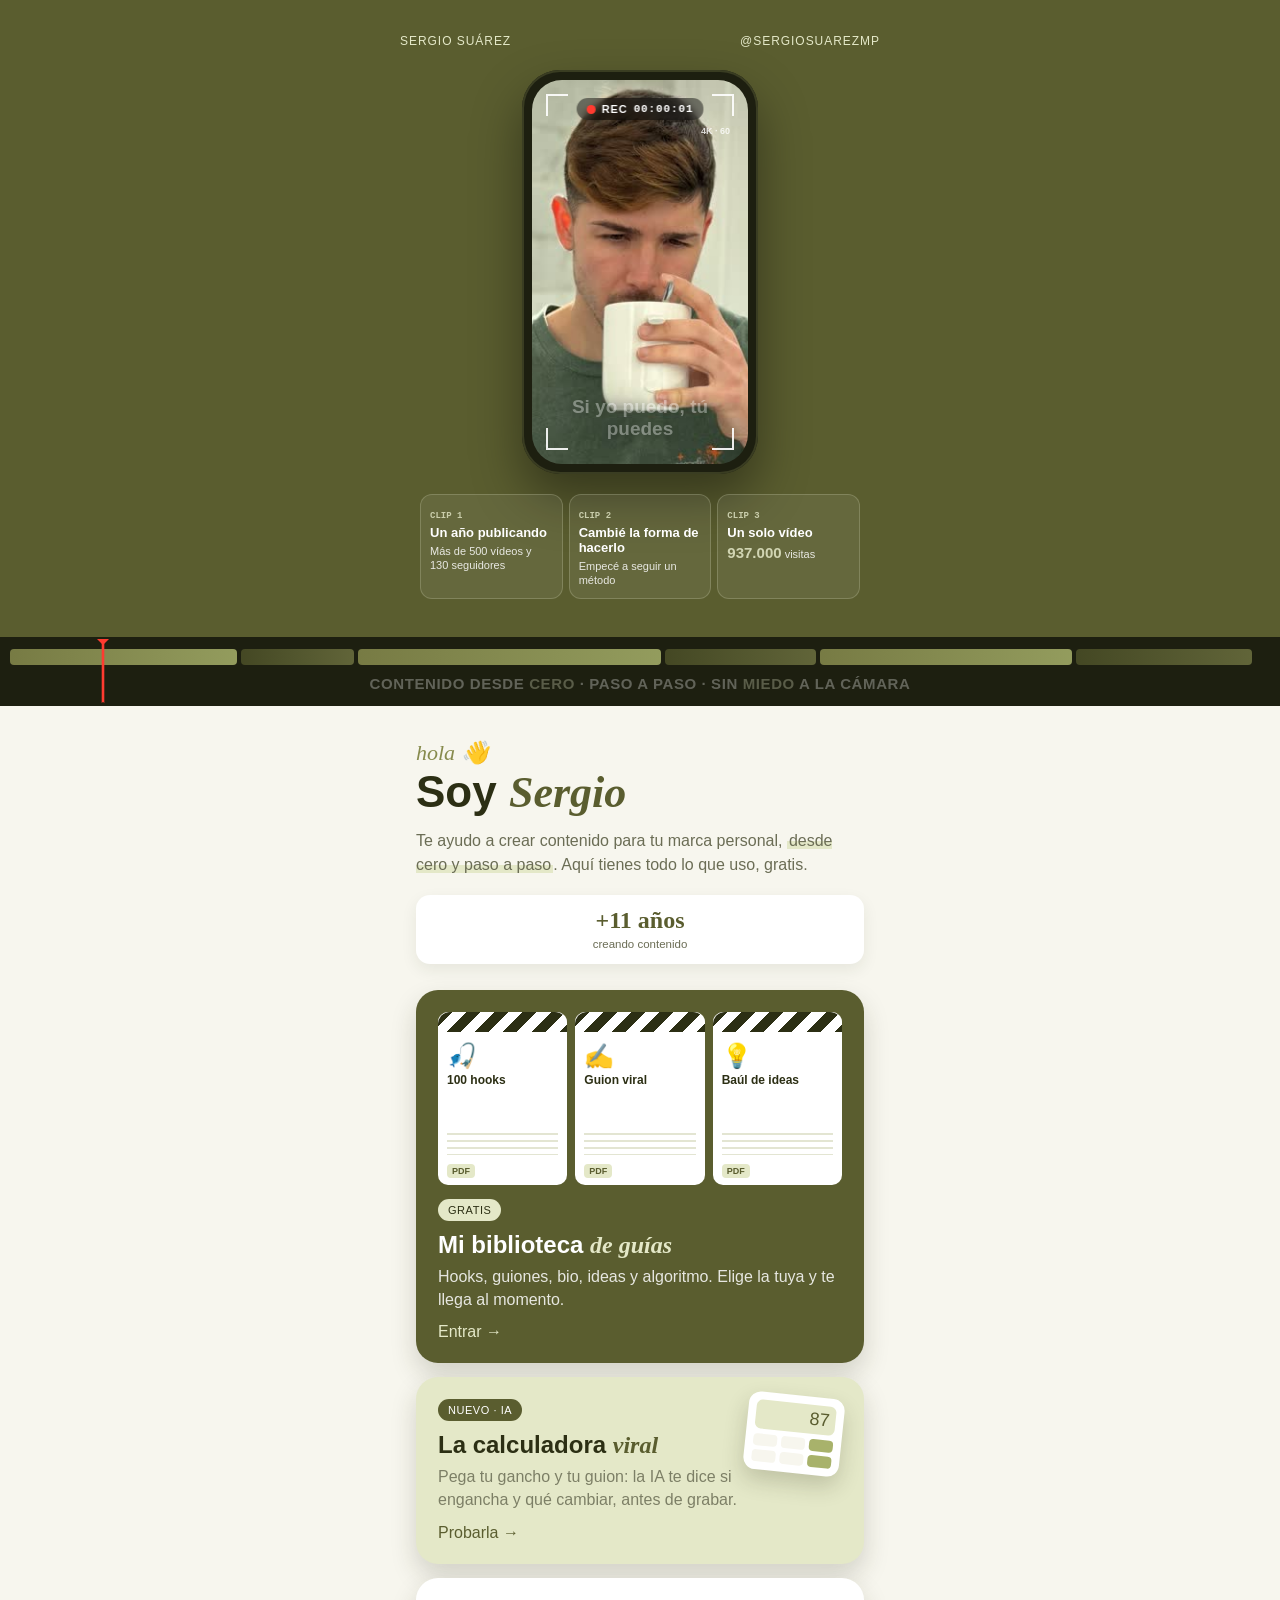
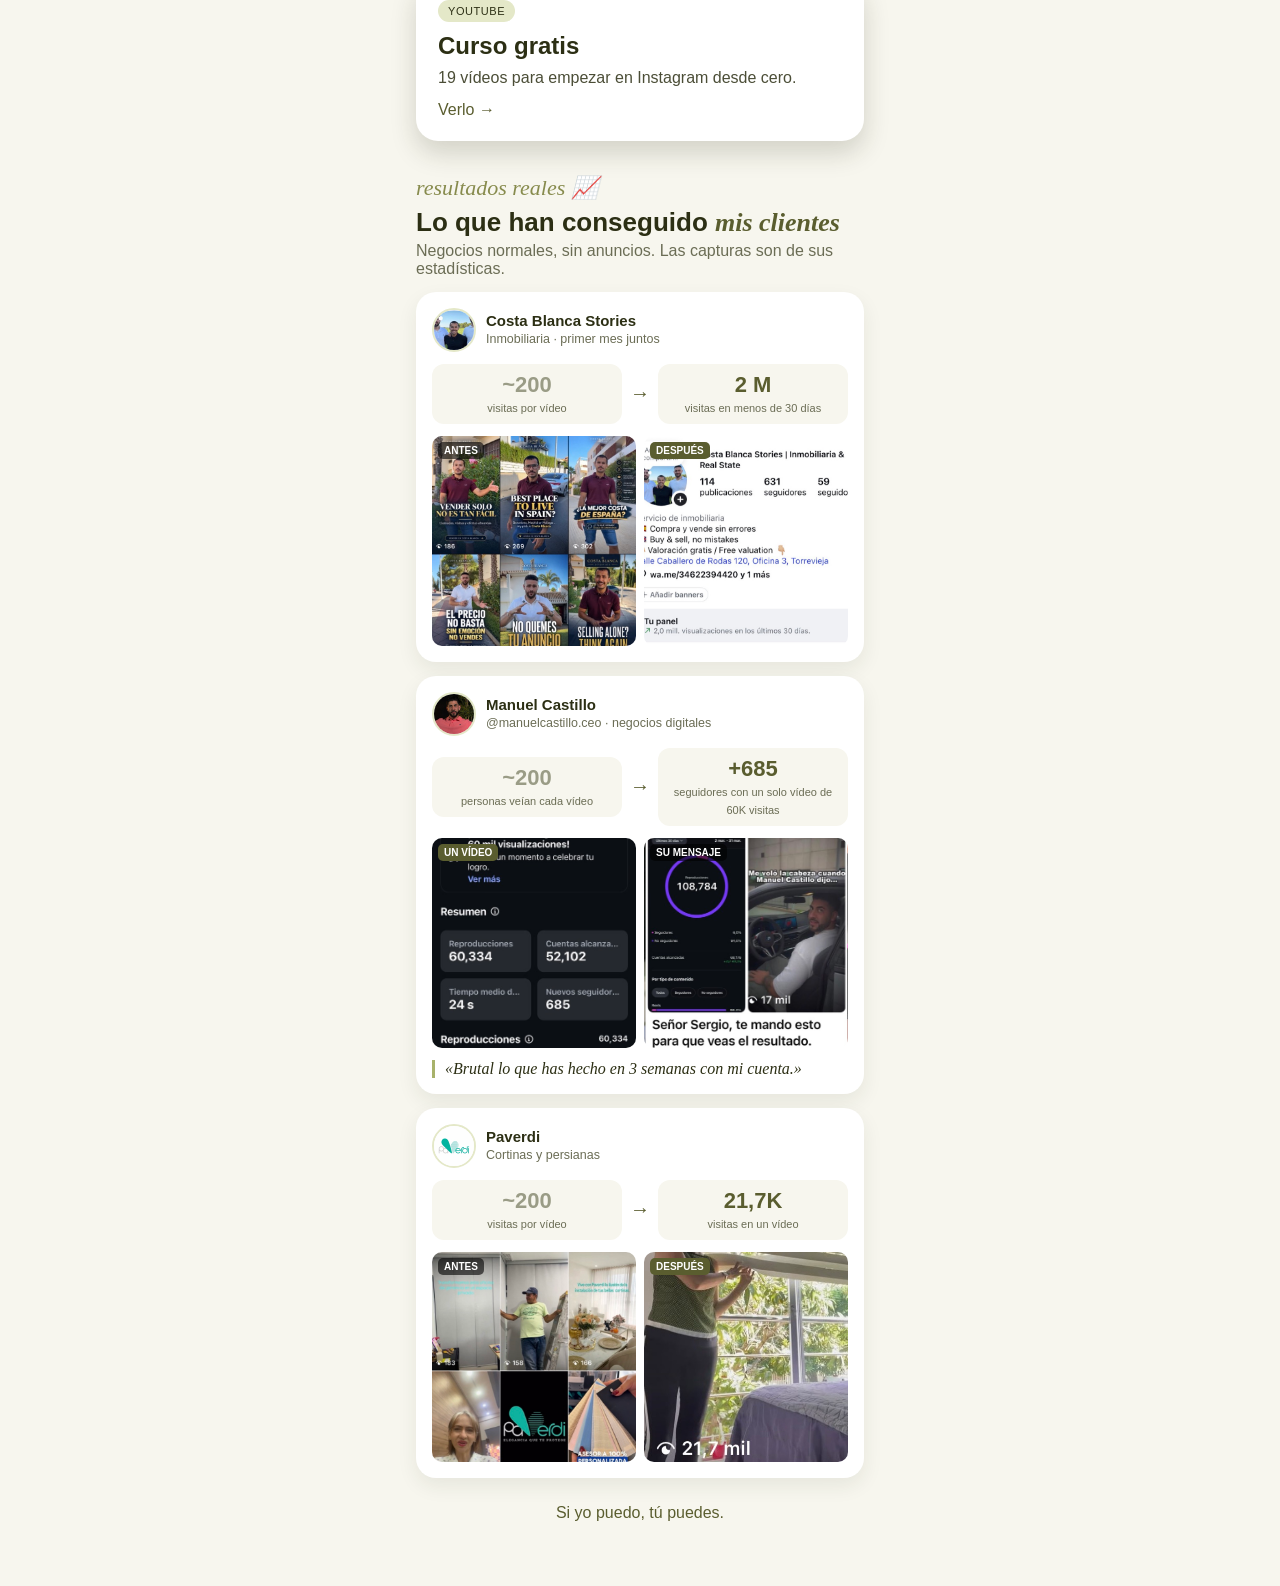
<file: index.html>
<!doctype html><html lang="es"><head><script>if(location.hostname.endsWith("github.io"))location.replace("https://guias.sergiosuarezmp.com"+location.pathname.replace(/^\/recursos/,"")+location.search)</script><meta charset="utf-8"><meta name="viewport" content="width=device-width,initial-scale=1">
<title>Sergio Suárez · Recursos gratis</title>
<style>
:root{--lz:#E4E8C8;--am:#5A5D2F;--neg:#FFFFFF;--gr:#F3F4EA;--tx:#2C2F14;--su:#6b6d55;--ac:#878B4D;--cl:#A8B26B;--cr:#F7F6EE}
*{box-sizing:border-box}body{margin:0;background:var(--cr);color:var(--tx);font-family:Arimo,Helvetica,Arial,sans-serif;overflow-x:hidden}
.hero{position:relative;background:var(--am);padding:34px 16px 70px;text-align:center;overflow:hidden}
.top{display:flex;justify-content:space-between;max-width:480px;margin:0 auto 22px;color:#E4E8C8;font-family:"Arial Black",Arial;font-size:12px;letter-spacing:.08em}
.estrella{position:absolute;right:-40px;top:40px;width:190px;height:190px;opacity:.35;animation:gira 22s linear infinite}
@keyframes gira{to{transform:rotate(360deg)}}
.pol{position:relative;display:inline-block;background:#fff;padding:12px 12px 46px;border-radius:6px;box-shadow:0 18px 40px rgba(0,0,0,.35);transform:rotate(-4deg);animation:flota 5s ease-in-out infinite}
.pol img{display:block;width:230px;height:250px;object-fit:cover;border-radius:3px}
.pol .pie{position:absolute;left:0;right:0;bottom:12px;font-family:"Arial Black",Arial;font-size:15px;color:var(--tx)}
.cinta{position:absolute;top:-12px;left:50%;width:90px;height:26px;margin-left:-45px;background:rgba(228,232,200,.85);transform:rotate(3deg)}
@keyframes flota{0%,100%{transform:rotate(-4deg) translateY(0)}50%{transform:rotate(-2deg) translateY(-8px)}}
.sticker{position:absolute;right:-30px;bottom:66px;background:#E4E8C8;color:var(--tx);font-family:"Arial Black",Arial;font-size:14px;padding:8px 12px;border-radius:10px;border:2px solid var(--tx);transform:rotate(8deg);animation:pega .5s 1.2s cubic-bezier(.2,1.6,.4,1) both}
@keyframes pega{from{transform:rotate(8deg) scale(0)}to{transform:rotate(8deg) scale(1)}}
.marq{position:relative;z-index:2;margin-top:-28px;background:#E4E8C8;transform:rotate(-2.5deg);padding:10px 0;overflow:hidden;white-space:nowrap;box-shadow:0 6px 14px rgba(0,0,0,.12)}
.marq div{display:inline-block;animation:corre 18s linear infinite;font-family:"Arial Black",Arial;font-size:14px;color:var(--am);letter-spacing:.06em}
@keyframes corre{to{transform:translateX(-50%)}}
.w{max-width:480px;margin:0 auto;padding:34px 16px 48px}
.hola{font-family:Georgia,serif;font-style:italic;color:var(--ac);font-size:22px}
h1{font-family:"Arial Black",Arial;font-size:44px;line-height:1;margin:4px 0 14px}h1 span{color:var(--am);font-family:Georgia,serif;font-style:italic;font-weight:700}
.sub{color:var(--su);font-size:16px;line-height:1.5;margin:0 0 18px}
mark{background:linear-gradient(transparent 55%,#E4E8C8 55%);color:inherit;padding:0 2px}
.datos{display:flex;gap:8px;margin:0 0 26px}.datos div{background:#fff;border-radius:14px;padding:12px 8px;flex:1;text-align:center;box-shadow:0 6px 16px rgba(44,47,20,.08)}
.datos b{display:block;font-family:Georgia,serif;color:var(--am);font-size:24px}.datos small{color:var(--su);font-size:11.5px}
a.card{display:block;text-decoration:none;color:#fff;background:var(--am);border-radius:22px;padding:22px;margin:0 0 14px;box-shadow:0 12px 26px rgba(44,47,20,.18);transition:transform .2s}
a.card:hover{transform:translateY(-3px)}
.fan{position:relative;height:120px;margin:-6px 0 12px}.fan span{position:absolute;left:50%;top:6px;width:96px;height:112px;background:#fff;border-radius:8px;box-shadow:0 6px 14px rgba(0,0,0,.2);color:var(--tx);font-family:"Arial Black",Arial;font-size:11px;padding:10px;text-align:left;transition:transform .3s}
.fan span:nth-child(1){transform:translateX(-140%) rotate(-10deg)}.fan span:nth-child(2){transform:translateX(-50%) rotate(-2deg);z-index:2}.fan span:nth-child(3){transform:translateX(40%) rotate(9deg)}
a.card:hover .fan span:nth-child(1){transform:translateX(-160%) rotate(-14deg)}a.card:hover .fan span:nth-child(3){transform:translateX(60%) rotate(13deg)}
.fan em{display:block;font-family:Georgia,serif;font-style:italic;color:var(--am);font-size:13px;margin-top:4px}
.tag{display:inline-block;background:#E4E8C8;color:var(--tx);font-family:"Arial Black",Arial;font-size:11px;padding:5px 10px;border-radius:999px;letter-spacing:.05em}
.card h2{font-family:"Arial Black",Arial;font-size:24px;margin:10px 0 6px}.card h2 i{font-family:Georgia,serif;color:#E4E8C8}
.card p{margin:0 0 12px;opacity:.85;line-height:1.45}.card .ir{font-family:"Arial Black",Arial;color:#E4E8C8}
a.card.yt{background:#fff;color:var(--tx)}a.card.yt .ir{color:var(--am)}
.firma{margin-top:26px;text-align:center;font-family:"Arial Black",Arial;color:var(--am)}
.ent{opacity:0;animation:sube .7s cubic-bezier(.2,.8,.2,1) forwards}@keyframes sube{from{opacity:0;transform:translateY(22px)}to{opacity:1;transform:none}}
@media (prefers-reduced-motion:reduce){*{animation:none!important;opacity:1!important}}
a.card.calcard{background:var(--lz);color:var(--tx)}a.card.calcard .ir{color:var(--am)}a.card.calcard .tag{background:var(--am);color:#fff}a.card.calcard h2 i{color:var(--am)}a.card.calcard p{color:var(--su)}
.minicalc{float:right;width:96px;background:#fff;border-radius:12px;padding:8px;margin:-4px 0 8px 12px;box-shadow:0 10px 22px rgba(44,47,20,.2);transform:rotate(6deg);animation:flota 4s ease-in-out infinite}
.minicalc .pant{background:var(--lz);border-radius:6px;padding:4px 6px;text-align:right;font-family:"Arial Black",Arial;color:var(--am);font-size:18px}
.minicalc .tec{display:grid;grid-template-columns:repeat(3,1fr);gap:4px;margin-top:5px}.minicalc .tec i{height:12px;border-radius:4px;background:var(--cr)}.minicalc .tec i:nth-child(3n){background:var(--cl)}
.calcard:hover .minicalc .tec i{animation:pulso .8s infinite}@keyframes pulso{50%{background:var(--am)}}

/* ===== Modo grabación (identidad propia) ===== */
.hero.rec{padding-bottom:38px}
.movil{position:relative;width:236px;margin:0 auto;padding:10px;border-radius:38px;background:#1d1f10;box-shadow:0 24px 50px rgba(0,0,0,.4),inset 0 0 0 2px #3a3d22;animation:entraMovil .9s cubic-bezier(.2,1.2,.3,1) both}
@keyframes entraMovil{from{transform:translateY(40px) scale(.9);opacity:0}to{transform:none;opacity:1}}
.visor{position:relative;border-radius:30px;overflow:hidden;aspect-ratio:9/16}
.visor img{width:100%;height:100%;object-fit:cover;display:block;animation:zoomLento 9s ease-in-out infinite alternate}
@keyframes zoomLento{to{transform:scale(1.08)}}
.esq{position:absolute;width:22px;height:22px;border:2.5px solid rgba(255,255,255,.9)}
.esq.a{top:14px;left:14px;border-right:0;border-bottom:0}.esq.b{top:14px;right:14px;border-left:0;border-bottom:0}
.esq.c{bottom:14px;left:14px;border-right:0;border-top:0}.esq.d{bottom:14px;right:14px;border-left:0;border-top:0}
.recbar{position:absolute;top:18px;left:50%;transform:translateX(-50%);background:rgba(0,0,0,.45);color:#fff;font:700 11px "Arial Black",Arial;letter-spacing:.08em;padding:5px 10px;border-radius:999px;display:flex;gap:6px;align-items:center;backdrop-filter:blur(4px)}
.recbar b{font-family:ui-monospace,Menlo,monospace;font-weight:700}
.punto{width:9px;height:9px;border-radius:50%;background:#ff3b30;animation:parpadeo 1s steps(1) infinite}@keyframes parpadeo{50%{opacity:.2}}
.bateria{position:absolute;top:46px;right:18px;color:#fff;font:700 9px Arial;opacity:.8}
.subt{position:absolute;left:10px;right:10px;bottom:24px;margin:0;text-align:center;font:900 19px "Arial Black",Arial;line-height:1.15;color:#fff;text-shadow:0 2px 8px rgba(0,0,0,.6)}
.subt span{opacity:.35;animation:palabra 4.5s infinite}
.subt span:nth-child(1){animation-delay:.6s}.subt span:nth-child(2){animation-delay:.9s}.subt span:nth-child(3){animation-delay:1.2s}.subt span:nth-child(4){animation-delay:1.6s}.subt span:nth-child(5){animation-delay:1.9s}
@keyframes palabra{0%,8%{opacity:.35;color:#fff}10%,70%{opacity:1;color:var(--lz)}85%,100%{opacity:.35;color:#fff}}
.salto{display:flex;align-items:center;justify-content:center;gap:12px;margin:22px auto 0;max-width:420px;color:#fff}
.salto div{background:rgba(255,255,255,.08);border:1px solid rgba(228,232,200,.25);border-radius:14px;padding:10px 12px;flex:1}
.salto b{display:block;font:900 26px "Arial Black",Arial;color:var(--lz)}.salto small{font-size:11.5px;opacity:.8}
.salto .flecha{font:900 24px Arial;color:var(--lz);animation:empuja 1.4s ease-in-out infinite}@keyframes empuja{50%{transform:translateX(5px)}}
/* línea de tiempo + subtítulos */
.linea{position:relative;background:#1d1f10;padding:12px 0 14px;overflow:hidden}
.pistas{display:flex;gap:4px;padding:0 10px;height:16px}.pistas i{flex:0 0 var(--w);border-radius:4px;background:linear-gradient(90deg,var(--ac),var(--cl));opacity:.85}
.pistas i:nth-child(even){background:linear-gradient(90deg,#4b4f27,#6d7140)}
.cabezal{position:absolute;top:4px;bottom:4px;left:calc(var(--p,0)*100%);width:2px;background:#ff3b30;box-shadow:0 0 0 1px rgba(255,59,48,.3)}
.cabezal:before{content:"";position:absolute;top:-2px;left:-5px;border:6px solid transparent;border-top-color:#ff3b30}
.subs{text-align:center;margin-top:10px;font:900 15px "Arial Black",Arial;letter-spacing:.04em;color:#fff;padding:0 12px}
.subs span{opacity:.3;animation:palabra 6s infinite}.subs span.hl{color:var(--lz)}
.subs span:nth-child(1){animation-delay:0.25s}
.subs span:nth-child(2){animation-delay:0.50s}
.subs span:nth-child(3){animation-delay:0.75s}
.subs span:nth-child(4){animation-delay:1.00s}
.subs span:nth-child(5){animation-delay:1.25s}
.subs span:nth-child(6){animation-delay:1.50s}
.subs span:nth-child(7){animation-delay:1.75s}
.subs span:nth-child(8){animation-delay:2.00s}
.subs span:nth-child(9){animation-delay:2.25s}
.subs span:nth-child(10){animation-delay:2.50s}
.subs span:nth-child(11){animation-delay:2.75s}
.subs span:nth-child(12){animation-delay:3.00s}
.subs span:nth-child(13){animation-delay:3.25s}
.minis{display:flex;gap:8px;margin:0 0 14px}.minis span{flex:1;position:relative;aspect-ratio:9/12;border-radius:10px;background:linear-gradient(160deg,#6d7140,#2c2f14);color:#fff;font:900 11px "Arial Black",Arial;padding:8px;display:flex;flex-direction:column;justify-content:flex-end;overflow:hidden;transition:transform .3s}
.minis span i{position:absolute;top:50%;left:50%;transform:translate(-50%,-60%);width:30px;height:30px;border-radius:50%;background:rgba(255,255,255,.9);color:var(--am);font-style:normal;display:flex;align-items:center;justify-content:center;font-size:12px;transition:transform .3s}
.minis em{font-style:normal;font:700 9px Arial;position:absolute;top:7px;right:7px;background:rgba(0,0,0,.5);padding:2px 5px;border-radius:4px}
a.card:hover .minis span{transform:translateY(-4px)}a.card:hover .minis span i{transform:translate(-50%,-60%) scale(1.15)}
.clips{display:flex;gap:6px;max-width:440px;margin:20px auto 0;text-align:left}
.clip{flex:1;position:relative;background:rgba(255,255,255,.07);border:1px solid rgba(228,232,200,.22);border-radius:12px;padding:9px 9px 11px;color:#fff;overflow:hidden;animation:clipOn 6s infinite}
.clip:before{content:"";position:absolute;left:0;bottom:0;height:3px;width:0;background:#ff3b30;animation:carga 6s infinite}
.clip:nth-child(1),.clip:nth-child(1):before{animation-delay:0s}.clip:nth-child(2),.clip:nth-child(2):before{animation-delay:2s}.clip:nth-child(3),.clip:nth-child(3):before{animation-delay:4s}
@keyframes clipOn{0%,33%{background:rgba(228,232,200,.18);border-color:var(--lz)}34%,100%{background:rgba(255,255,255,.07);border-color:rgba(228,232,200,.22)}}
@keyframes carga{0%{width:0}33%{width:100%}34%,100%{width:0}}
.clip .tc{font:700 9px ui-monospace,Menlo,monospace;color:var(--lz);opacity:.8}.clip b{display:block;font:900 13px/1.15 "Arial Black",Arial;margin:4px 0 3px}.clip small{font-size:11px;opacity:.85;line-height:1.3;display:block}
.clip:nth-child(3) small span{font:900 15px "Arial Black",Arial;color:var(--lz)}
/* testimonios */
.test{margin-top:34px}.test h2{font-family:"Arial Black",Arial;font-size:26px;margin:6px 0 4px}.test h2 i{font-family:Georgia,serif;color:var(--am)}
.test .s{color:var(--su);margin:0 0 14px}
.cli{background:#fff;border-radius:20px;padding:16px;margin:0 0 14px;box-shadow:0 8px 20px rgba(44,47,20,.08)}
.cli .cab{display:flex;align-items:center;gap:10px}.cli .cab img{width:44px;height:44px;border-radius:50%;object-fit:cover;border:2px solid var(--lz)}
.cli .cab b{display:block;font-family:"Arial Black",Arial;font-size:15px}.cli .cab small{color:var(--su);font-size:12.5px}
.cli .res{display:flex;align-items:center;gap:8px;margin:12px 0}.cli .res div{flex:1;background:var(--cr);border-radius:12px;padding:8px 10px;text-align:center}
.cli .res b{display:block;font:900 22px "Arial Black",Arial;color:var(--am)}.cli .res small{font-size:11px;color:var(--su)}
.cli .res .ant b{color:#9a9c86}.cli .res .fl{font:900 20px Arial;color:var(--am)}
.pruebas{display:flex;gap:8px}.pruebas figure{flex:1;margin:0;position:relative}.pruebas img{width:100%;height:210px;object-fit:cover;object-position:top;border-radius:10px;display:block;cursor:zoom-in}
.pruebas figcaption{position:absolute;top:6px;left:6px;background:rgba(0,0,0,.6);color:#fff;font:700 10px Arial;padding:3px 6px;border-radius:5px}
.pruebas figure.desp figcaption{background:var(--am)}
.cita{margin:12px 0 0;font-family:Georgia,serif;font-style:italic;color:var(--tx);border-left:3px solid var(--cl);padding-left:10px}
.zoom{position:fixed;inset:0;background:rgba(0,0,0,.85);display:none;align-items:center;justify-content:center;z-index:30;padding:16px}.zoom.on{display:flex}.zoom img{max-width:100%;max-height:100%;border-radius:12px}
.minis span{background:#fff!important;color:var(--tx)!important;justify-content:flex-start!important;padding:30px 9px 9px!important;text-align:left}
.minis span:before{content:"";position:absolute;top:0;left:0;right:0;height:20px;border-radius:12px 12px 0 0;background:repeating-linear-gradient(135deg,#2c2f14 0 10px,#fff 10px 20px)}
.minis span i{position:static!important;transform:none!important;width:auto!important;height:auto!important;background:none!important;font-size:24px!important;display:block!important;margin-bottom:4px}
.minis span b{font:900 12px/1.15 "Arial Black",Arial}
.minis span:after{content:"";position:absolute;left:9px;right:9px;bottom:30px;height:22px;background:repeating-linear-gradient(#E3E5D2 0 2px,transparent 2px 7px)}
.minis em{top:auto!important;bottom:7px;right:auto!important;left:9px;background:var(--lz)!important;color:var(--am)!important}
</style></head><body>
<section class="hero rec">
<div class="top"><span>SERGIO SUÁREZ</span><span>@SERGIOSUAREZMP</span></div>
<div class="movil"><div class="visor"><img src="perfil.jpg" alt="Sergio Suárez">
<i class="esq a"></i><i class="esq b"></i><i class="esq c"></i><i class="esq d"></i>
<div class="recbar"><span class="punto"></span>REC <b id="reloj">00:00:00</b></div>
<div class="bateria">4K · 60</div>
<p class="subt"><span>Si</span> <span>yo</span> <span>puedo,</span> <span>tú</span> <span>puedes</span></p></div></div>
<div class="clips">
<div class="clip"><span class="tc">CLIP 1</span><b>Un año publicando</b><small>Más de 500 vídeos y 130 seguidores</small></div>
<div class="clip"><span class="tc">CLIP 2</span><b>Cambié la forma de hacerlo</b><small>Empecé a seguir un método</small></div>
<div class="clip on"><span class="tc">CLIP 3</span><b>Un solo vídeo</b><small><span data-n="937" data-suf=".000">937.000</span> visitas</small></div>
</div>
</section>
<div class="linea"><div class="pistas"><i style="--w:18%"></i><i style="--w:9%"></i><i style="--w:24%"></i><i style="--w:12%"></i><i style="--w:20%"></i><i style="--w:14%"></i></div><div class="cabezal"></div>
<div class="subs"><span>CONTENIDO</span> <span>DESDE</span> <span class="hl">CERO</span> <span>·</span> <span>PASO</span> <span>A</span> <span>PASO</span> <span>·</span> <span>SIN</span> <span class="hl">MIEDO</span> <span>A</span> <span>LA</span> <span>CÁMARA</span></div></div>
<div class="w">
<div class="hola">hola 👋</div>
<h1>Soy <span>Sergio</span></h1>
<p class="sub">Te ayudo a crear contenido para tu marca personal, <mark>desde cero y paso a paso</mark>. Aquí tienes todo lo que uso, gratis.</p>
<div class="datos"><div><b data-n="11" data-pre="+" data-suf=" años">+11 años</b><small>creando contenido</small></div></div>

<a class="card" href="biblioteca/?de=bio"><div class="minis"><span><i>🎣</i><b>100 hooks</b><em>PDF</em></span><span><i>✍️</i><b>Guion viral</b><em>PDF</em></span><span><i>💡</i><b>Baúl de ideas</b><em>PDF</em></span></div>
<span class="tag">GRATIS</span><h2>Mi biblioteca <i>de guías</i></h2><p>Hooks, guiones, bio, ideas y algoritmo. Elige la tuya y te llega al momento.</p><span class="ir">Entrar →</span></a>
<a class="card calcard" href="calculadora/?de=bio"><div class="minicalc"><div class="pant"><span data-n="87">87</span></div><div class="tec"><i></i><i></i><i></i><i></i><i></i><i></i></div></div>
<span class="tag">NUEVO · IA</span><h2>La calculadora <i>viral</i></h2><p>Pega tu gancho y tu guion: la IA te dice si engancha y qué cambiar, antes de grabar.</p><span class="ir">Probarla →</span></a>
<a class="card yt" href="https://www.youtube.com/playlist?list=PL8ovHpvOz4dV_n8ylcKnlSpse8P7zxPI8"><span class="tag">YOUTUBE</span><h2>Curso gratis</h2><p>19 vídeos para empezar en Instagram desde cero.</p><span class="ir">Verlo →</span></a>
<section class="test"><div class="hola">resultados reales 📈</div><h2>Lo que han conseguido <i>mis clientes</i></h2><p class="s">Negocios normales, sin anuncios. Las capturas son de sus estadísticas.</p>
<div class="cli"><div class="cab"><img src="clientes/cbs-perfil.jpg" alt=""><div><b>Costa Blanca Stories</b><small>Inmobiliaria · primer mes juntos</small></div></div>
<div class="res"><div class="ant"><b>~200</b><small>visitas por vídeo</small></div><span class="fl">→</span><div><b>2 M</b><small>visitas en menos de 30 días</small></div></div>
<div class="pruebas"><figure><img src="clientes/cbs-antes.jpg" alt="Antes"><figcaption>ANTES</figcaption></figure><figure class="desp"><img src="clientes/cbs-despues.jpg" style="object-position:50% 100%" alt="Después"><figcaption>DESPUÉS</figcaption></figure></div></div>
<div class="cli"><div class="cab"><img src="clientes/manuel-perfil.jpg" alt=""><div><b>Manuel Castillo</b><small>@manuelcastillo.ceo · negocios digitales</small></div></div>
<div class="res"><div class="ant"><b>~200</b><small>personas veían cada vídeo</small></div><span class="fl">→</span><div><b>+685</b><small>seguidores con un solo vídeo de 60K visitas</small></div></div>
<div class="pruebas"><figure class="desp"><img src="clientes/manuel-despues.jpg" style="object-position:50% 100%" alt="Estadísticas del vídeo"><figcaption>UN VÍDEO</figcaption></figure><figure><img src="clientes/manuel-whatsapp.jpg" style="object-position:50% 30%" alt="Mensaje de Manuel"><figcaption>SU MENSAJE</figcaption></figure></div>
<p class="cita">«Brutal lo que has hecho en 3 semanas con mi cuenta.»</p></div>
<div class="cli"><div class="cab"><img src="clientes/paverdi-perfil.jpg" alt=""><div><b>Paverdi</b><small>Cortinas y persianas</small></div></div>
<div class="res"><div class="ant"><b>~200</b><small>visitas por vídeo</small></div><span class="fl">→</span><div><b>21,7K</b><small>visitas en un vídeo</small></div></div>
<div class="pruebas"><figure><img src="clientes/paverdi-antes.jpg" alt="Antes"><figcaption>ANTES</figcaption></figure><figure class="desp"><img src="clientes/paverdi-despues.jpg" style="object-position:50% 100%" alt="Después"><figcaption>DESPUÉS</figcaption></figure></div></div>
</section>
<div class="zoom" id="zoom"><img alt=""></div>
<script>document.querySelectorAll(".pruebas img").forEach(function(i){i.onclick=function(){zoom.querySelector("img").src=i.src;zoom.classList.add("on")}});zoom.onclick=function(){zoom.classList.remove("on")}</script>
<p class="firma">Si yo puedo, tú puedes.</p>
</div><script src="anim.js"></script></body></html>
</file>
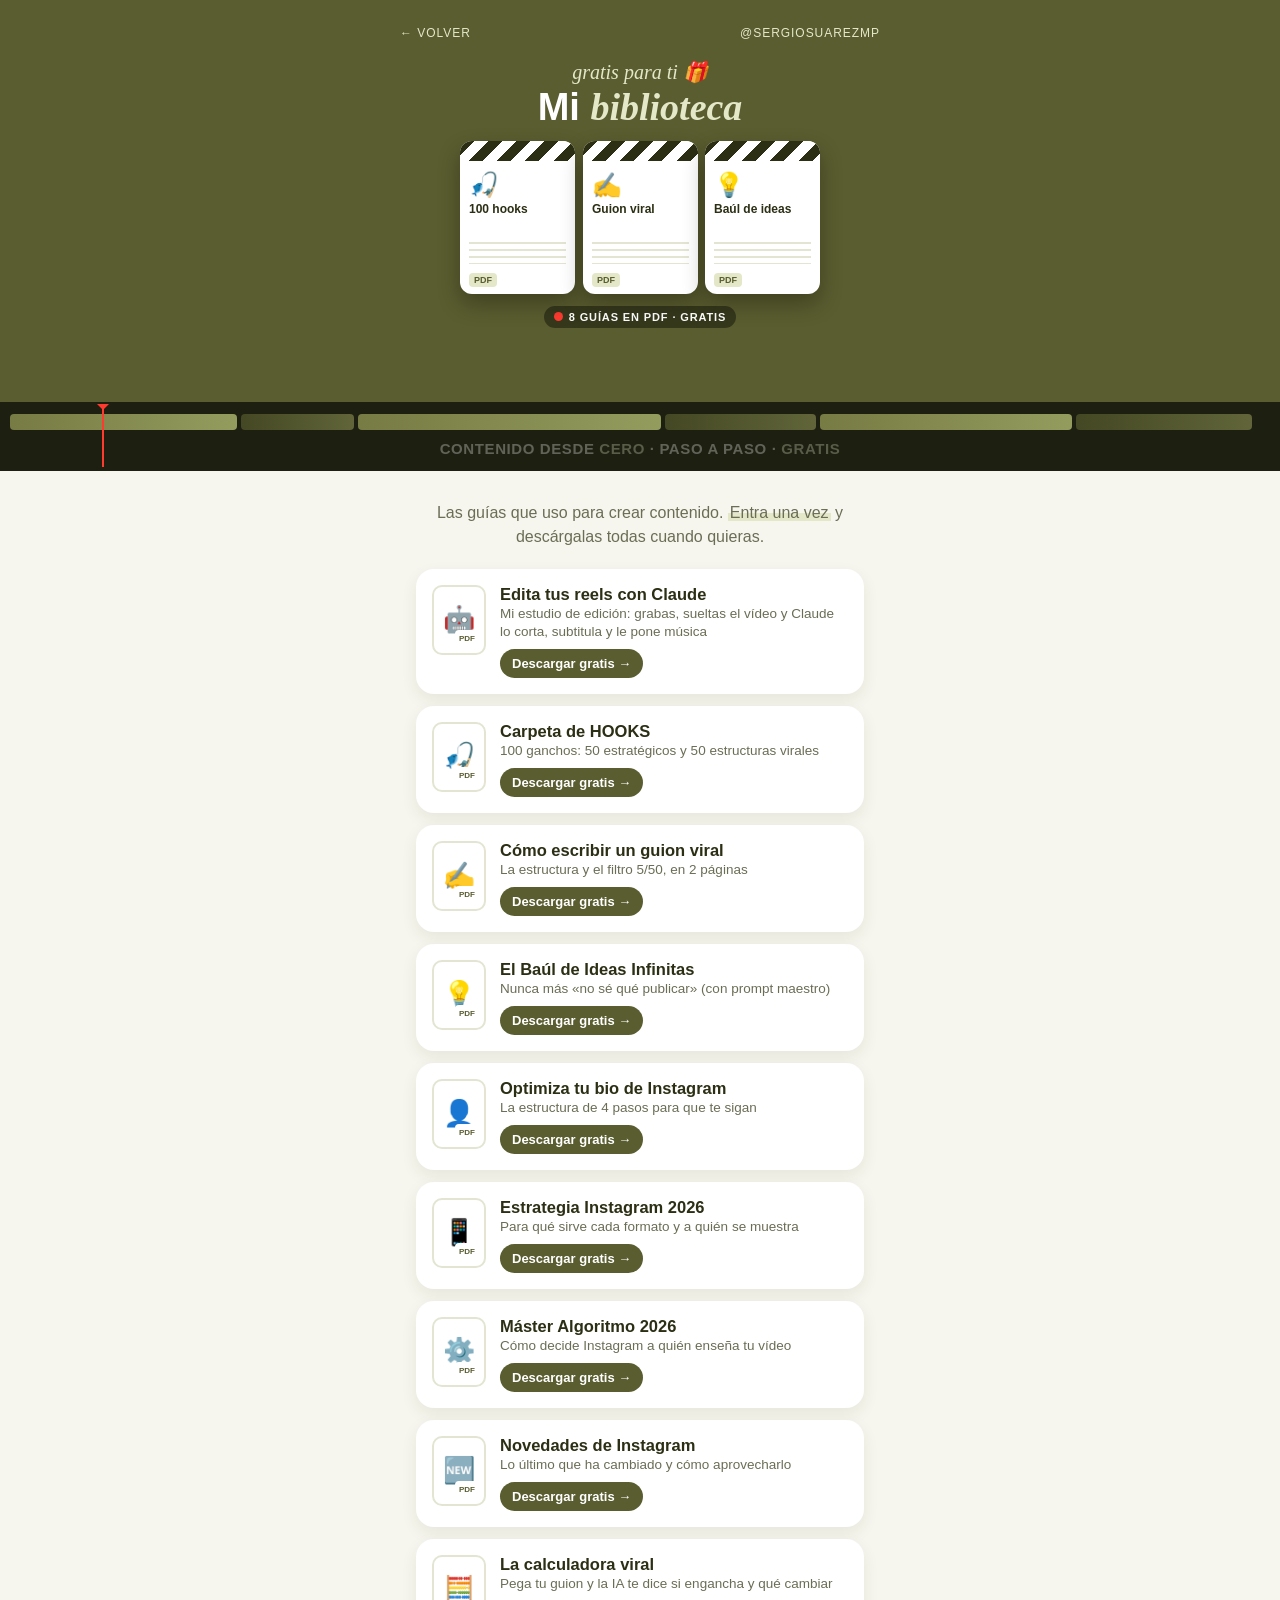
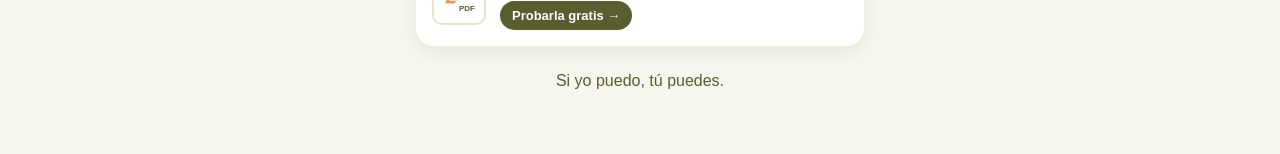
<file: biblioteca/index.html>
<!doctype html><html lang="es"><head><script>if(location.hostname.endsWith("github.io"))location.replace("https://guias.sergiosuarezmp.com"+location.pathname.replace(/^\/recursos/,"")+location.search)</script><meta charset="utf-8"><meta name="viewport" content="width=device-width,initial-scale=1">
<title>Biblioteca gratis · Sergio Suárez</title><link rel="stylesheet" href="../estilo.css"><style>
.fan{position:relative;height:150px;margin:6px 0 0}.fan span{position:absolute;left:50%;top:8px;width:104px;height:128px;background:#fff;border-radius:8px;box-shadow:0 8px 18px rgba(0,0,0,.3);color:var(--tx);font-family:"Arial Black",Arial;font-size:11px;padding:10px;text-align:left;animation:abre .9s .4s cubic-bezier(.2,1.4,.4,1) both}
.fan span i{display:block;font-size:28px;font-style:normal;margin-bottom:6px}
.fan span:nth-child(1){--r:-12deg;--x:-145%}.fan span:nth-child(2){--r:-2deg;--x:-50%;z-index:2}.fan span:nth-child(3){--r:10deg;--x:45%}
@keyframes abre{from{transform:translateX(-50%) rotate(0)}to{transform:translateX(var(--x)) rotate(var(--r))}}
.fan span{transform:translateX(var(--x)) rotate(var(--r))}
a.card{display:flex;gap:14px;align-items:flex-start;text-decoration:none;color:var(--tx);background:#fff;border-radius:18px;padding:16px;margin:0 0 12px;box-shadow:0 6px 16px rgba(44,47,20,.08);transition:transform .25s,box-shadow .25s}
a.card:hover{transform:translateY(-3px) rotate(-.6deg);box-shadow:0 12px 24px rgba(44,47,20,.16)}
.libro{flex:none;width:52px;height:62px;border-radius:6px;background:var(--lz);display:flex;align-items:center;justify-content:center;font-size:26px;transform:rotate(-5deg);box-shadow:3px 3px 0 var(--am);transition:transform .3s}
a.card:hover .libro{transform:rotate(4deg) scale(1.08)}
.card b{font-family:"Arial Black",Arial;font-size:16.5px;display:block}.card small{font-size:13.5px;color:var(--su)}
.btn{display:inline-block;margin-top:9px;background:var(--am);color:#fff;font-weight:700;font-size:13px;padding:7px 12px;border-radius:999px}
.intro{text-align:center;color:var(--su);line-height:1.5;margin:0 0 20px}
.puerta{position:fixed;inset:0;background:rgba(44,47,20,.55);display:none;align-items:flex-end;justify-content:center;z-index:20;backdrop-filter:blur(3px)}
.puerta.on{display:flex}.puerta form{background:#fff;width:100%;max-width:480px;border-radius:24px 24px 0 0;padding:24px 18px 28px;animation:subePanel .45s cubic-bezier(.2,1.2,.4,1)}
@keyframes subePanel{from{transform:translateY(100%)}to{transform:none}}
.puerta h2{font-family:"Arial Black",Arial;font-size:22px;margin:0 0 4px}.puerta h2 i{font-family:Georgia,serif;color:var(--am)}
.puerta p{color:var(--su);margin:0 0 10px;font-size:14.5px}.puerta input{width:100%;padding:13px 14px;border:2px solid #E3E5D2;border-radius:12px;font-size:16px;background:var(--cr);margin-top:8px}
.puerta button{width:100%;margin-top:14px;padding:15px;border:0;border-radius:14px;background:var(--am);color:#fff;font-family:"Arial Black",Arial;font-size:16px;box-shadow:0 5px 0 var(--tx);cursor:pointer}
.puerta small{display:block;text-align:center;color:#9a9c86;font-size:11.5px;margin-top:10px}.puerta small a{color:inherit}
.dentro{display:none;text-align:center;background:var(--lz);border-radius:14px;padding:10px;margin:0 0 14px;font-weight:700;color:var(--am)}
.minis{display:flex;gap:8px;max-width:360px;margin:14px auto 0}.minis span{flex:1;position:relative;aspect-ratio:9/12;border-radius:12px;background:linear-gradient(160deg,#878B4D,#2c2f14);color:#fff;font:900 11px "Arial Black",Arial;padding:8px;display:flex;flex-direction:column;justify-content:flex-end;box-shadow:0 10px 22px rgba(0,0,0,.3);animation:entraMovil .8s cubic-bezier(.2,1.2,.3,1) both}
.minis span:nth-child(2){animation-delay:.12s}.minis span:nth-child(3){animation-delay:.24s}
.minis span i{position:absolute;top:45%;left:50%;transform:translate(-50%,-50%);width:30px;height:30px;border-radius:50%;background:rgba(255,255,255,.92);color:var(--am);font-style:normal;display:flex;align-items:center;justify-content:center;font-size:12px}
.minis em{font-style:normal;font:700 9px Arial;position:absolute;top:7px;right:7px;background:rgba(0,0,0,.5);padding:2px 5px;border-radius:4px}
.libro{position:relative;background:#fff!important;border:2px solid #E3E5D2;box-shadow:none!important;transform:none!important;border-radius:10px!important;width:54px!important;height:70px!important}
.libro:after{content:"PDF";font-weight:900;width:auto!important;padding:0 4px;border-radius:4px!important;position:absolute;bottom:5px;right:5px;width:18px;height:18px;border-radius:50%;background:#fff;color:var(--am);font-size:8px;display:flex;align-items:center;justify-content:center}
.minis span{background:#fff!important;color:var(--tx)!important;justify-content:flex-start!important;padding:30px 9px 9px!important;text-align:left}
.minis span:before{content:"";position:absolute;top:0;left:0;right:0;height:20px;border-radius:12px 12px 0 0;background:repeating-linear-gradient(135deg,#2c2f14 0 10px,#fff 10px 20px)}
.minis span i{position:static!important;transform:none!important;width:auto!important;height:auto!important;background:none!important;font-size:24px!important;display:block!important;margin-bottom:4px}
.minis span b{font:900 12px/1.15 "Arial Black",Arial}
.minis span:after{content:"";position:absolute;left:9px;right:9px;bottom:30px;height:22px;background:repeating-linear-gradient(#E3E5D2 0 2px,transparent 2px 7px)}
.minis em{top:auto!important;bottom:7px;right:auto!important;left:9px;background:var(--lz)!important;color:var(--am)!important}
</style></head><body>
<section class="hero"><div class="top"><a href="../">← VOLVER</a><span>@SERGIOSUAREZMP</span></div>
<div class="hola">gratis para ti 🎁</div><h1>Mi <span>biblioteca</span></h1>
<div class="minis"><span><i>🎣</i><b>100 hooks</b><em>PDF</em></span><span><i>✍️</i><b>Guion viral</b><em>PDF</em></span><span><i>💡</i><b>Baúl de ideas</b><em>PDF</em></span></div><div class="recbadge" style="margin-top:12px"><span class="punto"></span>8 GUÍAS EN PDF · GRATIS</div></section>
<div class="linea"><div class="pistas"><i style="--w:18%"></i><i style="--w:9%"></i><i style="--w:24%"></i><i style="--w:12%"></i><i style="--w:20%"></i><i style="--w:14%"></i></div><div class="cabezal"></div><div class="subs"><span>CONTENIDO</span> <span>DESDE</span> <span class="hl">CERO</span> <span>·</span> <span>PASO</span> <span>A</span> <span>PASO</span> <span>·</span> <span class="hl">GRATIS</span></div></div>
<div class="w"><p class="intro">Las guías que uso para crear contenido. <mark>Entra una vez</mark> y descárgalas todas cuando quieras.</p>
<a class="card" href="../guias/claude.pdf" data-g="claude"><span class="libro">🤖</span><div><b>Edita tus reels con Claude</b><small>Mi estudio de edición: grabas, sueltas el vídeo y Claude lo corta, subtitula y le pone música</small><span class="btn">Descargar gratis →</span></div></a>
<a class="card" href="../guias/hooks.pdf" data-g="hooks"><span class="libro">🎣</span><div><b>Carpeta de HOOKS</b><small>100 ganchos: 50 estratégicos y 50 estructuras virales</small><span class="btn">Descargar gratis →</span></div></a>
<a class="card" href="../guias/guiones.pdf" data-g="guiones"><span class="libro">✍️</span><div><b>Cómo escribir un guion viral</b><small>La estructura y el filtro 5/50, en 2 páginas</small><span class="btn">Descargar gratis →</span></div></a>
<a class="card" href="../guias/ideas.pdf" data-g="ideas"><span class="libro">💡</span><div><b>El Baúl de Ideas Infinitas</b><small>Nunca más «no sé qué publicar» (con prompt maestro)</small><span class="btn">Descargar gratis →</span></div></a>
<a class="card" href="../guias/bio.pdf" data-g="bio"><span class="libro">👤</span><div><b>Optimiza tu bio de Instagram</b><small>La estructura de 4 pasos para que te sigan</small><span class="btn">Descargar gratis →</span></div></a>
<a class="card" href="../guias/formatos.pdf" data-g="formatos"><span class="libro">📱</span><div><b>Estrategia Instagram 2026</b><small>Para qué sirve cada formato y a quién se muestra</small><span class="btn">Descargar gratis →</span></div></a>
<a class="card" href="../guias/algoritmo.pdf" data-g="algoritmo"><span class="libro">⚙️</span><div><b>Máster Algoritmo 2026</b><small>Cómo decide Instagram a quién enseña tu vídeo</small><span class="btn">Descargar gratis →</span></div></a>
<a class="card" href="../guias/novedades.pdf" data-g="novedades"><span class="libro">🆕</span><div><b>Novedades de Instagram</b><small>Lo último que ha cambiado y cómo aprovecharlo</small><span class="btn">Descargar gratis →</span></div></a>
<a class="card" href="../calculadora/?de=biblioteca"><span class="libro">🧮</span><div><b>La calculadora viral</b><small>Pega tu guion y la IA te dice si engancha y qué cambiar</small><span class="btn">Probarla gratis →</span></div></a>
<p class="firma">Si yo puedo, tú puedes.</p></div>
<div class="puerta" id="puerta"><form id="pf"><h2>Entra en mi <i>biblioteca</i></h2><p>Déjame tu email una vez y descargas todas las guías cuando quieras.</p>
<input name="nombre" placeholder="Tu nombre" required><input name="email" type="email" placeholder="tu@email.com" required>
<button>Entrar y descargar →</button><small>Te llegarán mis emails. Te das de baja con un clic. <a href="../legal/privacidad/">Privacidad</a>.</small></form></div>
<script>
var K="biblioteca-ss",pend=null;function dentro(){try{return localStorage.getItem(K)}catch(e){return null}}
document.querySelectorAll("a[data-g]").forEach(function(a){a.addEventListener("click",function(e){if(dentro())return;e.preventDefault();pend=a.href;puerta.classList.add("on");pf.nombre.focus()})});
puerta.addEventListener("click",function(e){if(e.target===puerta)puerta.classList.remove("on")});
pf.addEventListener("submit",function(e){e.preventDefault();var b=pf.querySelector("button");b.disabled=true;b.textContent="Entrando…";
 var d=new FormData();d.append("fields[email]",pf.email.value);d.append("fields[name]",pf.nombre.value);d.append("fields[guia]","biblioteca");d.append("ml-submit","1");d.append("anticsrf","true");
 fetch("https://assets.mailerlite.com/jsonp/2784457/forms/203759816502412715/subscribe",{method:"POST",body:d,mode:"no-cors"}).finally(function(){try{localStorage.setItem(K,"1")}catch(x){}puerta.classList.remove("on");if(pend)location.href=pend})});
</script><script src="../anim.js"></script></body></html>
</file>
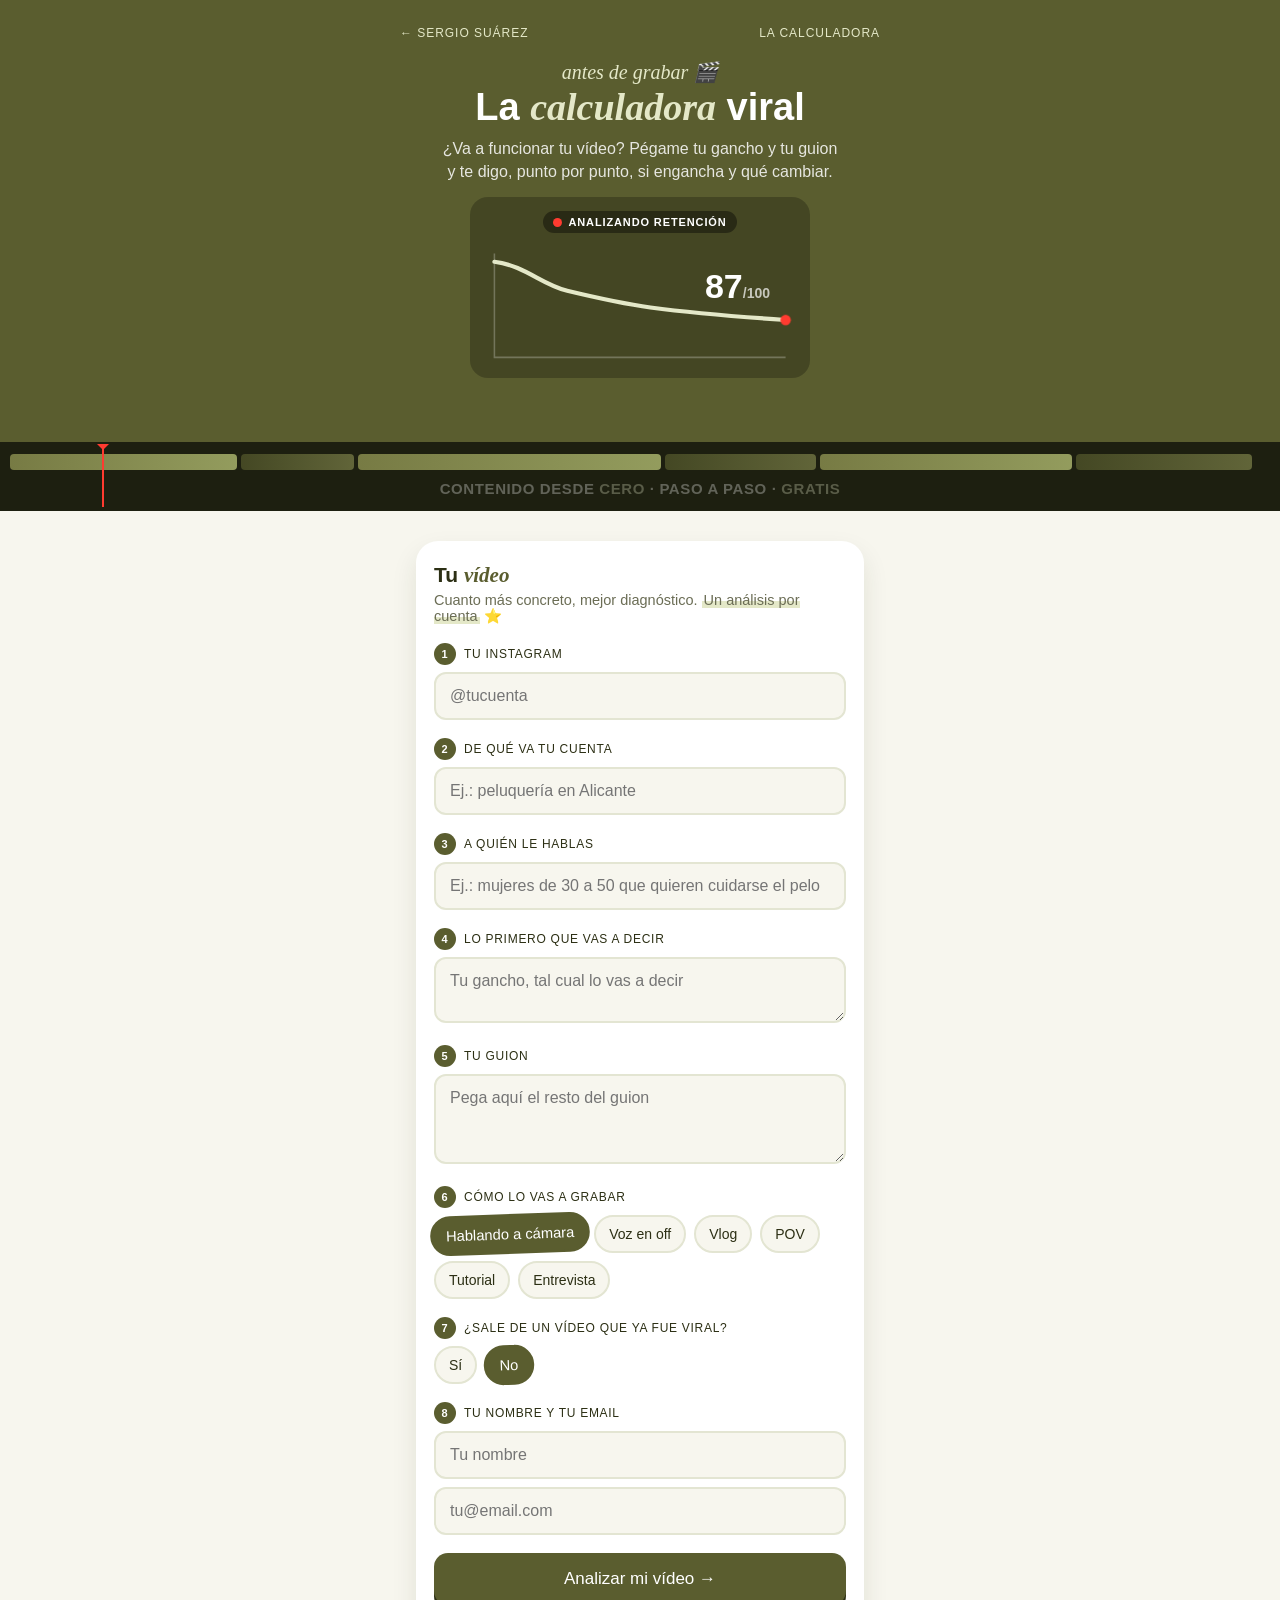
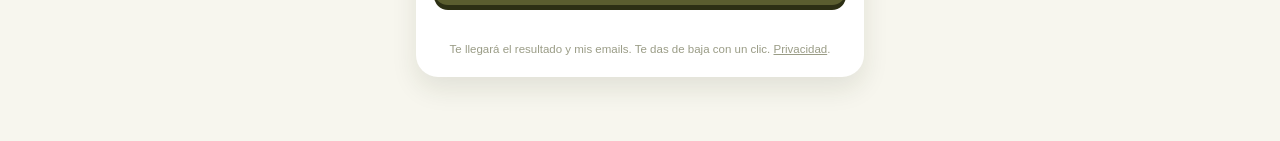
<file: calculadora/index.html>
<!doctype html><html lang="es"><head><script>if(location.hostname.endsWith("github.io"))location.replace("https://guias.sergiosuarezmp.com"+location.pathname.replace(/^\/recursos/,"")+location.search)</script><meta charset="utf-8"><meta name="viewport" content="width=device-width,initial-scale=1">
<title>La calculadora viral · Sergio Suárez</title><link rel="stylesheet" href="../estilo.css"><style>
.paso{background:#fff;border-radius:22px;padding:22px 18px;box-shadow:0 12px 26px rgba(44,47,20,.1);margin-bottom:16px}
.paso h2{font-family:"Arial Black",Arial;font-size:21px;margin:0 0 4px}.paso h2 i{font-family:Georgia,serif;color:var(--am)}
.paso .s{color:var(--su);margin:0 0 6px;font-size:14.5px}
label{display:flex;align-items:center;gap:8px;font-family:"Arial Black",Arial;font-size:12px;letter-spacing:.06em;margin:18px 0 7px}
label b{display:inline-flex;align-items:center;justify-content:center;width:22px;height:22px;border-radius:50%;background:var(--am);color:#fff;font-size:11px}
input,textarea{width:100%;padding:13px 14px;border:2px solid #E3E5D2;border-radius:12px;font:16px Arimo,Helvetica,Arial,sans-serif;background:var(--cr);transition:border-color .2s,transform .2s}
textarea{min-height:90px;resize:vertical}input:focus,textarea:focus{outline:0;border-color:var(--am);transform:scale(1.01)}
.chips{display:flex;flex-wrap:wrap;gap:8px}.chips span{padding:9px 13px;border-radius:999px;border:2px solid #E3E5D2;background:var(--cr);font-size:14px;cursor:pointer;transition:all .2s}
.chips span.on{background:var(--am);border-color:var(--am);color:#fff;transform:rotate(-2deg) scale(1.05)}
button{width:100%;margin-top:18px;padding:16px;border:0;border-radius:14px;background:var(--am);color:#fff;font-family:"Arial Black",Arial;font-size:17px;cursor:pointer;box-shadow:0 5px 0 var(--tx);animation:late 2.4s 2s ease-in-out infinite}
@keyframes late{0%,100%{transform:scale(1)}8%{transform:scale(1.035)}16%{transform:scale(1)}}
.aviso{font-size:11.5px;color:#9a9c86;text-align:center;margin:10px 0 0}
.calc{display:inline-block;background:#fff;color:var(--tx);border-radius:14px;padding:12px;width:150px;box-shadow:0 18px 40px rgba(0,0,0,.35);transform:rotate(-5deg);animation:flota 5s ease-in-out infinite;position:relative;margin-top:14px}
.calc .pant{background:var(--lz);border-radius:8px;padding:8px;text-align:right;font-family:"Arial Black",Arial;font-size:26px;color:var(--am)}
.calc .tec{display:grid;grid-template-columns:repeat(3,1fr);gap:6px;margin-top:8px}.calc .tec i{height:22px;border-radius:6px;background:var(--cr)}
.calc .tec i:nth-child(3n){background:var(--cl)}
/* resultado */
#res{display:none}.nota{text-align:center;padding:26px 18px}
.aro{position:relative;width:170px;height:170px;margin:0 auto}.aro svg{transform:rotate(-90deg)}
.aro b{position:absolute;inset:0;display:flex;align-items:center;justify-content:center;font-family:"Arial Black",Arial;font-size:46px;color:var(--am)}
.veredicto{display:inline-block;margin-top:12px;background:var(--lz);border:2px solid var(--tx);border-radius:10px;padding:7px 12px;font-family:"Arial Black",Arial;transform:rotate(-3deg)}
.item{display:flex;gap:12px;padding:14px 0;border-top:1px solid #EEF0E2}.item:first-child{border-top:0}
.sem{flex:none;width:34px;height:34px;border-radius:50%;display:flex;align-items:center;justify-content:center;font-size:17px}
.v{background:#E4E8C8}.a{background:#F6E7B8}.r{background:#F3D3C8}
.item h3{margin:0 0 3px;font-family:"Arial Black",Arial;font-size:15px}.item p{margin:0;color:var(--su);font-size:14.5px;line-height:1.45}
.club{background:var(--tx);color:#fff;border-radius:22px;padding:22px 20px;position:relative;overflow:hidden}
.club h3{font-family:"Arial Black",Arial;font-size:22px;margin:8px 0}.club h3 i{font-family:Georgia,serif;color:var(--cl)}
.club .tag{display:inline-block;background:var(--cl);color:var(--tx);font-weight:700;font-size:12px;padding:4px 10px;border-radius:999px}
.club a{display:block;text-align:center;margin-top:14px;padding:15px;border-radius:14px;background:var(--cl);color:var(--tx);font-family:"Arial Black",Arial;text-decoration:none;box-shadow:0 5px 0 #000}
.carga{display:none;text-align:center;padding:40px 18px}.carga .calc{animation:flota 1.2s ease-in-out infinite;margin:0 0 18px}
.carga .tec i{animation:pulso 1s infinite}.carga .tec i:nth-child(2){animation-delay:.15s}.carga .tec i:nth-child(3){animation-delay:.3s}.carga .tec i:nth-child(4){animation-delay:.45s}.carga .tec i:nth-child(5){animation-delay:.6s}.carga .tec i:nth-child(6){animation-delay:.75s}
@keyframes pulso{50%{background:var(--am)}}.carga p{font-family:Georgia,serif;font-style:italic;color:var(--am);font-size:19px;min-height:26px}
.err{color:#9b3b2a;text-align:center;font-weight:700;margin:12px 0 0;min-height:1em}
.usada{text-align:center}.usada a{color:var(--am);font-weight:700}
.legal{font-size:11.5px;color:#9a9c86;text-align:center}.legal a{color:inherit}
.curva{position:relative;max-width:340px;margin:14px auto 0;background:rgba(0,0,0,.25);border-radius:18px;padding:14px 14px 10px}
.curva svg{width:100%;display:block}.curva .ejes{fill:none;stroke:rgba(255,255,255,.25);stroke-width:1.5}
.curva .cv{fill:none;stroke:var(--lz);stroke-width:4;stroke-linecap:round;stroke-dasharray:400;stroke-dashoffset:400;animation:dibuja 2s .3s cubic-bezier(.3,.8,.2,1) forwards}
.curva .pt{fill:#ff3b30;opacity:0;animation:aparece .3s 2.2s forwards}@keyframes dibuja{to{stroke-dashoffset:0}}@keyframes aparece{to{opacity:1}}
.curva .nota{position:absolute;top:44px;right:22px;font:900 34px "Arial Black",Arial;color:#fff}.curva .nota small{font-size:14px;opacity:.7}
</style></head><body>
<section class="hero"><div class="top"><a href="../">← SERGIO SUÁREZ</a><span>LA CALCULADORA</span></div>

<div class="hola">antes de grabar 🎬</div><h1>La <span>calculadora</span> viral</h1>
<p>¿Va a funcionar tu vídeo? Pégame tu gancho y tu guion y te digo, punto por punto, si engancha y qué cambiar.</p>
<div class="curva"><div class="recbadge"><span class="punto"></span>ANALIZANDO RETENCIÓN</div>
<svg viewBox="0 0 300 120"><path class="ejes" d="M10 10V110H290"/><path class="cv" d="M10 18 C40 22,55 40,80 46 S130 58,160 62 S230 70,290 74"/><circle class="pt" cx="290" cy="74" r="5"/></svg>
<div class="nota">87<small>/100</small></div></div>
</section>
<div class="linea"><div class="pistas"><i style="--w:18%"></i><i style="--w:9%"></i><i style="--w:24%"></i><i style="--w:12%"></i><i style="--w:20%"></i><i style="--w:14%"></i></div><div class="cabezal"></div><div class="subs"><span>CONTENIDO</span> <span>DESDE</span> <span class="hl">CERO</span> <span>·</span> <span>PASO</span> <span>A</span> <span>PASO</span> <span>·</span> <span class="hl">GRATIS</span></div></div>
<div class="w">
<form id="f" class="paso"><h2>Tu <i>vídeo</i></h2><p class="s">Cuanto más concreto, mejor diagnóstico. <mark>Un análisis por cuenta</mark> ⭐</p>
<label><b>1</b>TU INSTAGRAM</label><input name="ig" placeholder="@tucuenta" required>
<label><b>2</b>DE QUÉ VA TU CUENTA</label><input name="cuenta" placeholder="Ej.: peluquería en Alicante" required>
<label><b>3</b>A QUIÉN LE HABLAS</label><input name="publico" placeholder="Ej.: mujeres de 30 a 50 que quieren cuidarse el pelo" required>
<label><b>4</b>LO PRIMERO QUE VAS A DECIR</label><textarea name="gancho" placeholder="Tu gancho, tal cual lo vas a decir" required style="min-height:60px"></textarea>
<label><b>5</b>TU GUION</label><textarea name="guion" placeholder="Pega aquí el resto del guion" required></textarea>
<label><b>6</b>CÓMO LO VAS A GRABAR</label><div class="chips" data-campo="formato"><span class="on">Hablando a cámara</span><span>Voz en off</span><span>Vlog</span><span>POV</span><span>Tutorial</span><span>Entrevista</span></div>
<label><b>7</b>¿SALE DE UN VÍDEO QUE YA FUE VIRAL?</label><div class="chips" data-campo="viral"><span>Sí</span><span class="on">No</span></div>
<label><b>8</b>TU NOMBRE Y TU EMAIL</label><input name="nombre" placeholder="Tu nombre" required><input name="email" type="email" placeholder="tu@email.com" required style="margin-top:8px">
<button>Analizar mi vídeo →</button>
<p class="err" id="err"></p><p class="aviso">Te llegará el resultado y mis emails. Te das de baja con un clic. <a href="../legal/privacidad/" style="color:inherit">Privacidad</a>.</p></form>
<div class="paso carga" id="carga"><div class="calc"><div class="pant">…</div><div class="tec"><i></i><i></i><i></i><i></i><i></i><i></i></div></div><p id="msg">Leyendo tu gancho…</p></div>
<div class="paso usada" id="usada" style="display:none"><h2>Ya la has <i style="font-family:Georgia,serif;color:var(--am)">usado</i> ⭐</h2><p class="s">La calculadora es de un uso por cuenta. Mientras, tienes todas mis guías gratis en la <a href="../biblioteca/?de=calculadora">biblioteca →</a></p></div>

<div id="res"><div class="paso nota"><div class="aro"><svg width="170" height="170"><circle cx="85" cy="85" r="74" stroke="#EEF0E2" stroke-width="14" fill="none"/><circle id="arc" cx="85" cy="85" r="74" stroke="#5A5D2F" stroke-width="14" fill="none" stroke-linecap="round" stroke-dasharray="465" stroke-dashoffset="465" style="transition:stroke-dashoffset 1.4s cubic-bezier(.2,.8,.2,1)"/></svg><b id="num">0</b></div>
<div class="veredicto" id="ver">Tiene potencial 🔥</div></div>
<div class="paso" id="items"></div>
<div class="club"><span class="tag">¿Quieres que te escriba el gancho?</span><h3>La IA de Hooks, <i>en el Club</i></h3><p style="opacity:.85;margin:0">Dentro de Club Desde Cero tienes la IA que te da ganchos virales para tus vídeos, y cada sábado reviso cuentas en directo.</p><a href="https://www.skool.com/club-desde-cero-1431?de=calculadora">Entrar en Club Desde Cero →</a></div>
<p class="firma">Si yo puedo, tú puedes.</p></div>
</div>
<script>
document.querySelectorAll('.chips').forEach(c=>c.onclick=e=>{if(e.target.tagName!='SPAN')return;c.querySelectorAll('span').forEach(s=>s.classList.remove('on'));e.target.classList.add('on')});
function pinta(r){f.style.display='none';res.style.display='block';var n=r.nota;
 requestAnimationFrame(()=>{arc.style.strokeDashoffset=465*(1-n/100)});var t0=performance.now();(function g(){var p=Math.min((performance.now()-t0)/1400,1);num.textContent=Math.round(n*(1-Math.pow(1-p,3)));if(p<1)requestAnimationFrame(g)})();
 ver.textContent=r.veredicto;items.innerHTML=r.puntos.map(p=>'<div class="item"><div class="sem '+p.c+'">'+({v:'✓',a:'!',r:'✕'})[p.c]+'</div><div><h3>'+p.t+'</h3><p>'+p.x+'</p></div></div>').join('');scrollTo(0,0)}
var API=location.hostname==="guias.sergiosuarezmp.com"?"/api/calculadora/":"https://calculadora-viral.sergiosuarezmp.workers.dev/";
var ML="https://assets.mailerlite.com/jsonp/2784457/forms/203759816502412715/subscribe";
var q=new URLSearchParams(location.search);
function lee(k){try{return localStorage.getItem(k)}catch(e){return null}}function guarda(k,v){try{localStorage.setItem(k,v)}catch(e){}}
var prev=lee("calc-ss-resultado");
if(q.has("demo"))pinta({nota:72,veredicto:"Tiene potencial 🔥",puntos:[{c:"a",t:"Gancho",x:"Se entiende, pero habla de ti («Hoy os enseño…»). Gira el foco hacia quien te ve: su problema primero."},{c:"v",t:"Filtro 5/50",x:"Lo entendería un niño de 5 años y le interesa a más de la mitad de tu público."},{c:"a",t:"Estructura",x:"Tienes desarrollo y CTA, pero falta la moraleja: la frase que se queda."},{c:"r",t:"Retención",x:"Tres ideas en un vídeo. Quédate con una y corta lo demás."},{c:"v",t:"CTA",x:"Claro y con razón para hacerlo. Bien."}]});
else if(prev&&!q.has("otra")){try{pinta(JSON.parse(prev));usada.style.display="block"}catch(e){}}
var MSG=["Leyendo tu gancho…","Pasando el filtro 5/50…","Midiendo la retención…","Revisando tu CTA…","Calculando la nota…"];
f.onsubmit=function(e){e.preventDefault();err.textContent="";
 var d={};new FormData(f).forEach(function(v,k){d[k]=String(v).trim()});
 d.ig="@"+d.ig.replace(/^@+/,"").toLowerCase();
 f.querySelectorAll(".chips").forEach(function(c){d[c.dataset.campo]=c.querySelector(".on").textContent});
 if(lee("calc-ss-ig")===d.ig&&!q.has("otra")){f.style.display="none";usada.style.display="block";return}
 var m=new FormData();m.append("fields[email]",d.email);m.append("fields[name]",d.nombre);m.append("fields[guia]","calculadora");m.append("ml-submit","1");m.append("anticsrf","true");
 fetch(ML,{method:"POST",body:m,mode:"no-cors"}).catch(function(){});
 f.style.display="none";carga.style.display="block";scrollTo(0,carga.offsetTop-20);var i=0,iv=setInterval(function(){msg.textContent=MSG[++i%MSG.length]},1800);
 fetch(API,{method:"POST",headers:{"content-type":"application/json"},body:JSON.stringify(d)}).then(function(r){return r.json()}).then(function(r){clearInterval(iv);carga.style.display="none";
   if(!r||r.error||typeof r.nota!=="number")throw new Error(r&&r.error||"Error");
   guarda("calc-ss-ig",d.ig);guarda("calc-ss-resultado",JSON.stringify(r));pinta(r)})
 .catch(function(x){clearInterval(iv);carga.style.display="none";f.style.display="block";err.textContent=(x&&x.message&&x.message!=="Error"?x.message:"No he podido analizarlo. Prueba otra vez en un rato.")})};
</script><script src="../anim.js"></script></body></html>
</file>
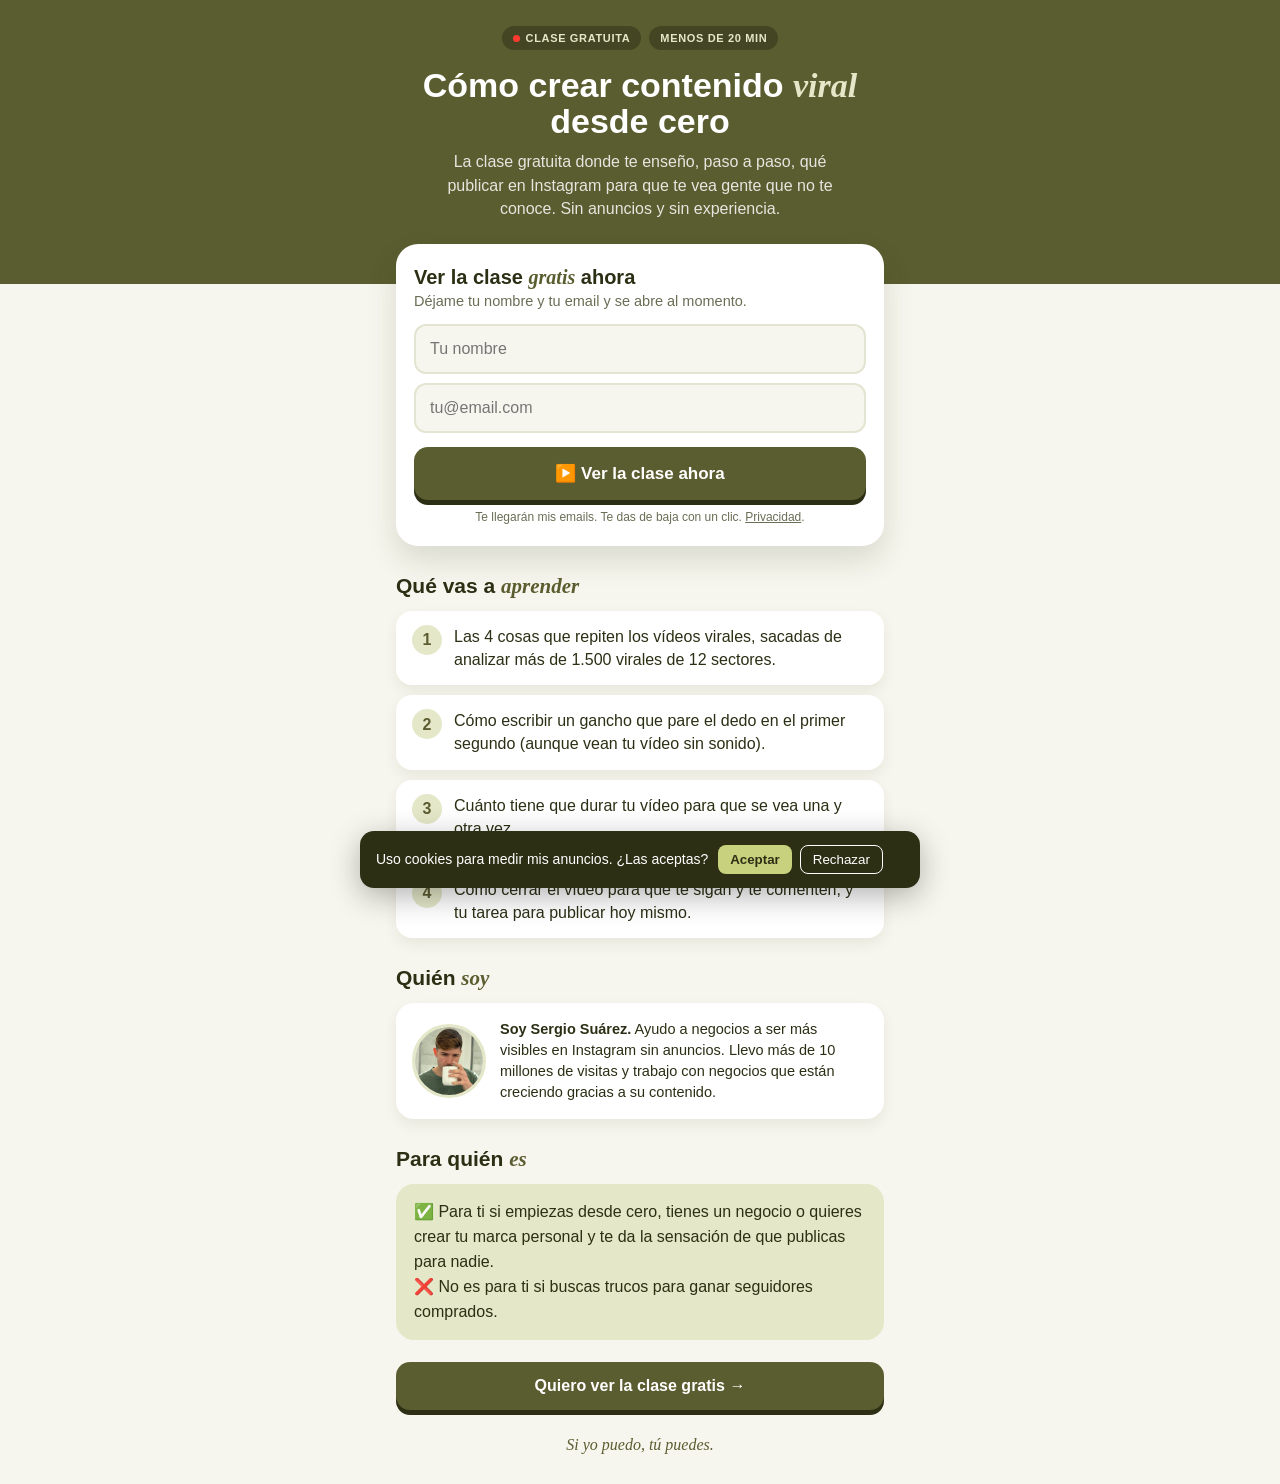
<file: clase/index.html>
<!doctype html><html lang="es"><head><script>if(location.hostname.endsWith("github.io"))location.replace("https://guias.sergiosuarezmp.com"+location.pathname.replace(/^\/recursos/,"")+location.search)</script>
<meta charset="utf-8"><meta name="viewport" content="width=device-width,initial-scale=1"><meta name="robots" content="noindex">
<title>Clase gratuita · Sergio Suárez</title><link rel="stylesheet" href="../estilo.css"><style>
.etq{display:inline-flex;gap:8px;flex-wrap:wrap;justify-content:center;margin:0 0 14px}.etq span{background:rgba(0,0,0,.25);color:var(--lz);font:700 11px "Arial Black",Arial;letter-spacing:.06em;padding:6px 11px;border-radius:999px}
.etq .rec i{display:inline-block;width:7px;height:7px;border-radius:50%;background:#ff3b30;margin-right:6px;animation:parp 1.2s infinite}@keyframes parp{50%{opacity:.2}}
.hero h1{font-size:34px;max-width:520px;margin:4px auto 12px}
.caja{max-width:520px;margin:-40px auto 0;padding:0 16px 30px;position:relative}
.form{background:#fff;border-radius:22px;padding:22px 18px;box-shadow:0 14px 30px rgba(44,47,20,.14)}
.form h2{font-family:"Arial Black",Arial;font-size:20px;margin:0 0 4px}.form h2 i{font-family:Georgia,serif;color:var(--am)}
.form p{color:var(--su);margin:0 0 6px;font-size:14.5px}
.form input{width:100%;padding:14px;border:2px solid #E3E5D2;border-radius:12px;font-size:16px;background:var(--cr);margin-top:9px}
.form input:focus{outline:0;border-color:var(--am)}
.form button{width:100%;margin-top:14px;padding:16px;border:0;border-radius:14px;background:var(--am);color:#fff;font:900 17px "Arial Black",Arial;box-shadow:0 5px 0 var(--tx);cursor:pointer}
.form small{display:block;margin-top:10px;color:var(--su);font-size:12px;text-align:center}.form small a{color:var(--su)}
h3{font-family:"Arial Black",Arial;font-size:21px;margin:28px 0 12px}h3 span{font-family:Georgia,serif;font-style:italic;color:var(--am)}
.lista{list-style:none;padding:0;margin:0}.lista li{background:#fff;border-radius:16px;padding:14px 16px;margin:0 0 10px;display:flex;gap:12px;align-items:flex-start;box-shadow:0 6px 14px rgba(44,47,20,.07);line-height:1.45}
.lista b{flex:none;width:30px;height:30px;border-radius:50%;background:var(--lz);display:flex;align-items:center;justify-content:center;font-family:"Arial Black",Arial;color:var(--am)}
.yo{display:flex;gap:14px;align-items:center;background:#fff;border-radius:18px;padding:16px;box-shadow:0 6px 14px rgba(44,47,20,.07)}
.yo img{width:74px;height:74px;border-radius:50%;object-fit:cover;flex:none;border:3px solid var(--lz)}.yo p{margin:0;line-height:1.45;font-size:14.5px}
.paraq{background:var(--lz);border-radius:18px;padding:16px 18px;line-height:1.55}
.otra{display:block;text-align:center;margin:22px 0 0;padding:15px;border-radius:14px;background:var(--am);color:#fff;text-decoration:none;font:900 16px "Arial Black",Arial;box-shadow:0 5px 0 var(--tx)}
.firma{text-align:center;font-family:Georgia,serif;font-style:italic;color:var(--am);margin:26px 0 0}
</style><script src="px.js"></script></head><body>
<div class="hero">
<div class="etq"><span class="rec"><i></i>CLASE GRATUITA</span><span>MENOS DE 20 MIN</span></div>
<h1>Cómo crear contenido <span>viral</span> desde cero</h1>
<p>La clase gratuita donde te enseño, paso a paso, qué publicar en Instagram para que te vea gente que no te conoce. Sin anuncios y sin experiencia.</p>
</div>
<div class="caja">
<form class="form" id="f"><h2>Ver la clase <i>gratis</i> ahora</h2><p>Déjame tu nombre y tu email y se abre al momento.</p>
<input name="nombre" placeholder="Tu nombre" required autocomplete="given-name"><input name="email" type="email" placeholder="tu@email.com" required autocomplete="email">
<button>▶️ Ver la clase ahora</button>
<small>Te llegarán mis emails. Te das de baja con un clic. <a href="../legal/privacidad/">Privacidad</a>.</small></form>

<h3>Qué vas a <span>aprender</span></h3>
<ul class="lista">
<li><b>1</b><span>Las 4 cosas que repiten los vídeos virales, sacadas de analizar más de 1.500 virales de 12 sectores.</span></li>
<li><b>2</b><span>Cómo escribir un gancho que pare el dedo en el primer segundo (aunque vean tu vídeo sin sonido).</span></li>
<li><b>3</b><span>Cuánto tiene que durar tu vídeo para que se vea una y otra vez.</span></li>
<li><b>4</b><span>Cómo cerrar el vídeo para que te sigan y te comenten, y tu tarea para publicar hoy mismo.</span></li>
</ul>

<h3>Quién <span>soy</span></h3>
<div class="yo"><img src="../perfil.jpg" alt="Sergio Suárez"><p><b>Soy Sergio Suárez.</b> Ayudo a negocios a ser más visibles en Instagram sin anuncios. Llevo más de 10 millones de visitas y trabajo con negocios que están creciendo gracias a su contenido.</p></div>

<h3>Para quién <span>es</span></h3>
<div class="paraq">✅ Para ti si empiezas desde cero, tienes un negocio o quieres crear tu marca personal y te da la sensación de que publicas para nadie.<br>❌ No es para ti si buscas trucos para ganar seguidores comprados.</div>

<a class="otra" href="#f" onclick="setTimeout(function(){f.nombre.focus()},300)">Quiero ver la clase gratis →</a>
<p class="firma">Si yo puedo, tú puedes.</p>
</div>
<script>
try{if(/[?&]a=1/.test(location.search))localStorage.setItem("clase-ev","1")}catch(e){}var K="clase-ss";try{if(localStorage.getItem(K)&&!location.search.includes("otra"))location.replace("ver/")}catch(e){}
f.addEventListener("submit",function(e){e.preventDefault();var b=f.querySelector("button");b.disabled=true;b.textContent="Abriendo la clase…";
 var d=new FormData();d.append("fields[email]",f.email.value);d.append("fields[name]",f.nombre.value);d.append("fields[guia]","clase-gratuita");d.append("ml-submit","1");d.append("anticsrf","true");
 try{px("track","Lead");px("track","CompleteRegistration")}catch(x){}
 fetch("https://assets.mailerlite.com/jsonp/2784457/forms/203759816502412715/subscribe",{method:"POST",body:d,mode:"no-cors"}).finally(function(){try{localStorage.setItem(K,"1");localStorage.setItem(K+"-n",f.nombre.value)}catch(x){}location.href="ver/"})});
</script><script src="../anim.js"></script></body></html>
</file>
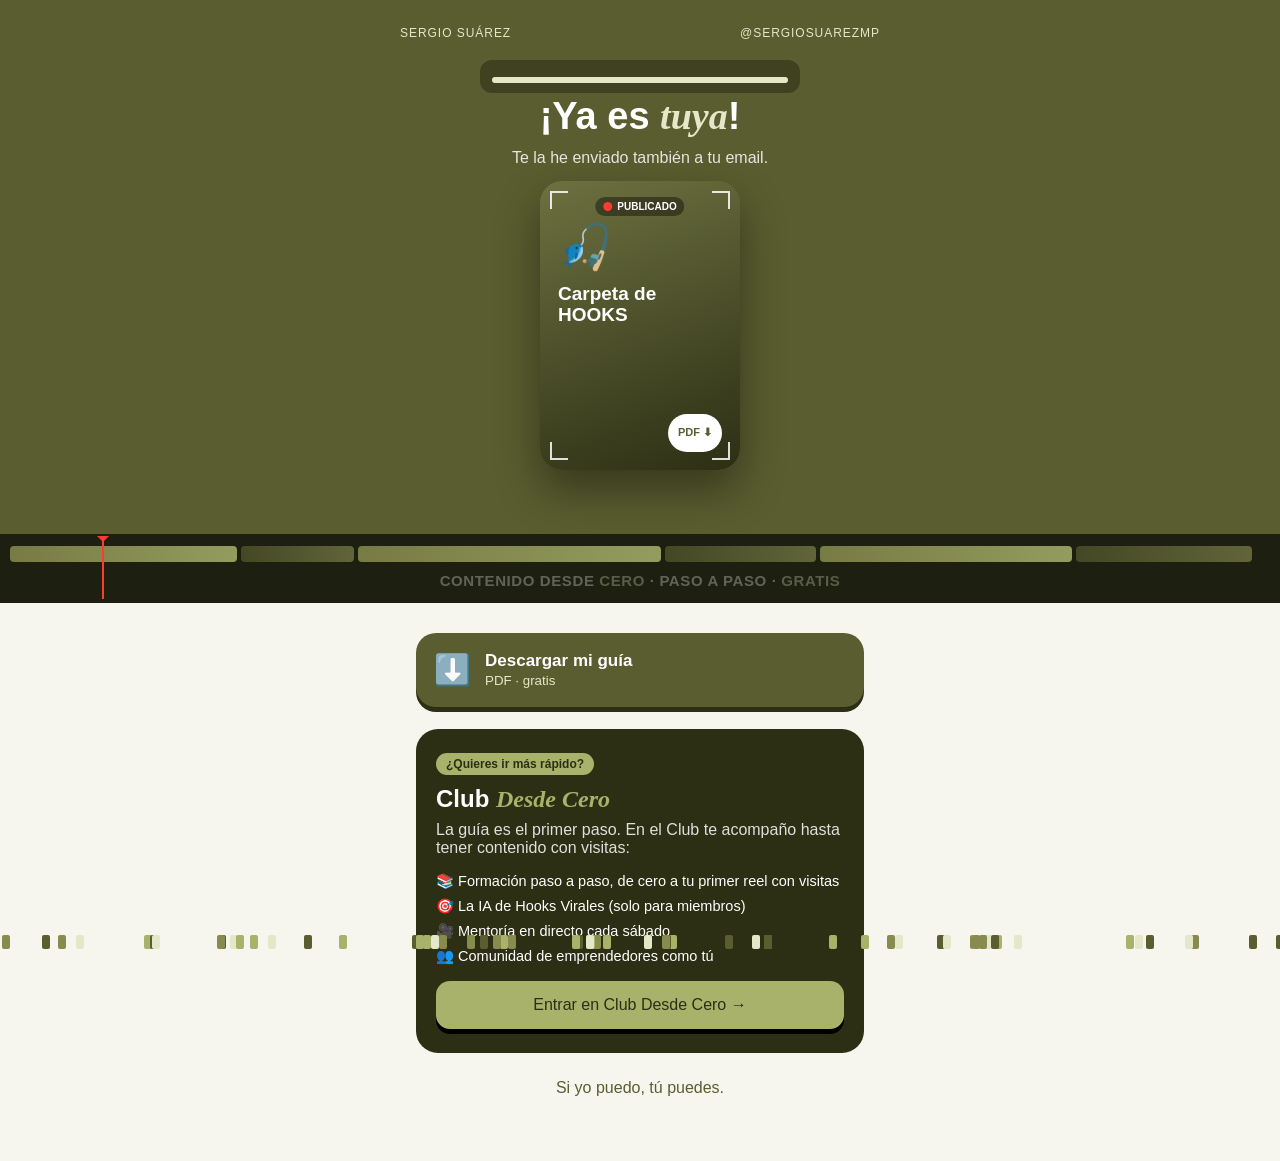
<file: gracias/index.html>
<!doctype html><html lang="es"><head><script>if(location.hostname.endsWith("github.io"))location.replace("https://guias.sergiosuarezmp.com"+location.pathname.replace(/^\/recursos/,"")+location.search)</script><meta charset="utf-8"><meta name="viewport" content="width=device-width,initial-scale=1"><title>¡Ya es tuya! · Sergio Suárez</title><link rel="stylesheet" href="../estilo.css"><style>
.check{width:78px;height:78px;border-radius:50%;background:var(--lz);color:var(--am);font-size:44px;line-height:78px;margin:0 auto 6px;font-weight:700;animation:pop .6s cubic-bezier(.2,1.6,.4,1) both}
@keyframes pop{from{transform:scale(0) rotate(-90deg)}to{transform:scale(1)}}
.portada{margin-top:16px;width:170px;height:200px}
a.dl{display:flex;align-items:center;gap:14px;text-decoration:none;color:#fff;background:var(--am);border-radius:20px;padding:18px;box-shadow:0 5px 0 var(--tx);animation:sube .7s forwards,late 2.4s 2s ease-in-out infinite}
a.dl .e{font-size:30px}a.dl b{font-family:"Arial Black",Arial;font-size:17px;display:block}a.dl small{color:var(--lz)}
@keyframes late{0%,100%{transform:scale(1)}8%{transform:scale(1.035)}16%{transform:scale(1)}}
.club{position:relative;overflow:hidden;background:var(--tx);color:#fff;border-radius:22px;padding:24px 20px;margin-top:22px}
.club .estrella{right:-50px;top:-40px;width:160px;height:160px;opacity:.25}
.club .tag{display:inline-block;background:var(--cl);color:var(--tx);font-weight:700;font-size:12px;padding:4px 10px;border-radius:999px}
.club h3{font-family:"Arial Black",Arial;font-size:24px;margin:10px 0 8px}.club h3 i{font-family:Georgia,serif;color:var(--cl)}
.club ul{padding-left:0;list-style:none}.club li{margin:8px 0;font-size:14.5px}
.club a{display:block;text-align:center;margin-top:16px;padding:15px;border-radius:14px;background:var(--cl);color:var(--tx);font-family:"Arial Black",Arial;text-decoration:none;box-shadow:0 5px 0 #000;transition:transform .1s}
.club a:active{transform:translateY(4px)}
.conf{position:fixed;top:-10px;width:8px;height:14px;border-radius:2px;animation:cae 2.6s linear forwards;z-index:9}
@keyframes cae{to{transform:translateY(105vh) rotate(540deg)}}
.subida .t2{display:none}.subida.ok .t1{display:none}.subida.ok .t2{display:inline}</style></head><body>
<section class="hero"><div class="top"><span>SERGIO SUÁREZ</span><span>@SERGIOSUAREZMP</span></div>
<div class="subida"><span class="t1">Subiendo tu guía…</span><span class="t2">✓ ¡Publicada! Ya es tuya</span><div class="barra"><i></i></div></div><h1>¡Ya es <span>tuya</span>!</h1><p>Te la he enviado también a tu email.</p>
<div class="visorc"><i class="esq a"></i><i class="esq b"></i><i class="esq c"></i><i class="esq d"></i><div class="rec"><span class="punto"></span>PUBLICADO</div><div class="ico" id="i"></div><b id="t"></b><span class="play" style="width:auto;padding:0 10px;border-radius:999px;font:900 11px Arial Black,Arial">PDF ⬇</span></div>
</section>
<div class="linea"><div class="pistas"><i style="--w:18%"></i><i style="--w:9%"></i><i style="--w:24%"></i><i style="--w:12%"></i><i style="--w:20%"></i><i style="--w:14%"></i></div><div class="cabezal"></div><div class="subs"><span>CONTENIDO</span> <span>DESDE</span> <span class="hl">CERO</span> <span>·</span> <span>PASO</span> <span>A</span> <span>PASO</span> <span>·</span> <span class="hl">GRATIS</span></div></div>
<div class="w">
<a class="dl" id="dl" href="#"><span class="e">⬇️</span><div><b>Descargar mi guía</b><small>PDF · gratis</small></div></a>
<div class="club"><span class="tag">¿Quieres ir más rápido?</span>
<h3>Club <i>Desde Cero</i></h3>
<p style="margin:0 0 8px;opacity:.85">La guía es el primer paso. En el Club te acompaño hasta tener contenido con visitas:</p>
<ul><li>📚 Formación paso a paso, de cero a tu primer reel con visitas</li><li>🎯 La IA de Hooks Virales (solo para miembros)</li><li>🎥 Mentoría en directo cada sábado</li><li>👥 Comunidad de emprendedores como tú</li></ul>
<a href="https://www.skool.com/club-desde-cero-1431?de=gracias">Entrar en Club Desde Cero →</a></div>
<p class="firma">Si yo puedo, tú puedes.</p></div>
<script>var G={hooks:["🎣","Carpeta de HOOKS","100 ganchos: 50 estratégicos y 50 estructuras virales"],guiones:["✍️","Cómo escribir un guion viral","La estructura y el filtro 5/50, en 2 páginas"],ideas:["💡","El Baúl de Ideas Infinitas","Nunca más «no sé qué publicar»"],bio:["👤","Optimiza tu bio de Instagram","La estructura de 4 pasos para que te sigan"],formatos:["📱","Estrategia Instagram 2026","Para qué sirve cada formato"],algoritmo:["⚙️","Máster Algoritmo 2026","Cómo decide Instagram a quién enseña tu vídeo"],novedades:["🆕","Novedades de Instagram","Lo último que ha cambiado"],claude:["🤖","Edita tus reels con Claude","Grabas, sueltas el vídeo y Claude lo edita con tu estilo"],"claude-reto":["🤖","Edita tus reels con Claude","Cómo edito los vídeos de mi reto de 0 a 10.000"]};
G.biblioteca=["📚","Mi biblioteca","Todas mis guías gratis"];G.calculadora=["🧮","Mi biblioteca","Todas mis guías gratis"];
var q=new URLSearchParams(location.search),k=q.get("g")||"hooks",g=G[k]||G.hooks;i.textContent=g[0];t.textContent=g[1];
if(k==="biblioteca"||k==="calculadora"){dl.href="../biblioteca/";dl.querySelector("b").textContent="Entrar en la biblioteca";dl.querySelector("small").textContent="Todas las guías, gratis"}else dl.href="../guias/"+(G[k]?k:"hooks")+".pdf";
if(q.get("t")===null){var c=["#5A5D2F","#878B4D","#A8B26B","#E4E8C8"];for(var n=0;n<60;n++){var s=document.createElement("i");s.className="conf";s.style.left=Math.random()*100+"vw";s.style.background=c[n%4];s.style.animationDelay=Math.random()*.8+"s";document.body.appendChild(s)}}</script>
<script>setTimeout(function(){var e=document.querySelector(".subida");if(e)e.classList.add("ok")},2200)</script><script src="../anim.js"></script></body></html>
</file>
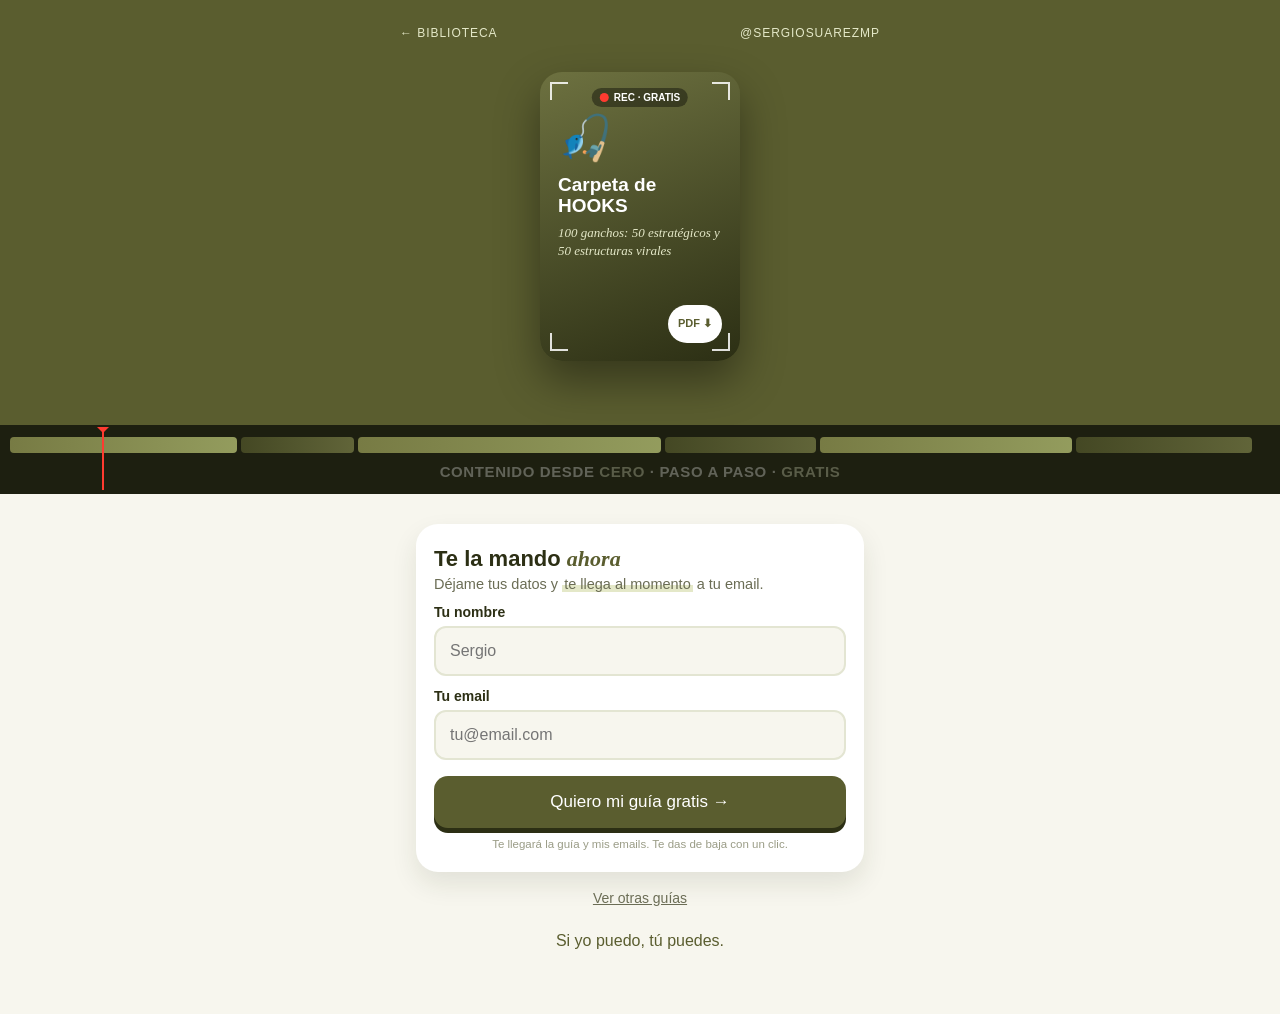
<file: guia/index.html>
<!doctype html><html lang="es"><head><script>if(location.hostname.endsWith("github.io"))location.replace("https://guias.sergiosuarezmp.com"+location.pathname.replace(/^\/recursos/,"")+location.search)</script><meta charset="utf-8"><meta name="viewport" content="width=device-width,initial-scale=1"><title>Descarga gratis · Sergio Suárez</title><link rel="stylesheet" href="../estilo.css"><style>
form{background:#fff;border-radius:22px;padding:22px 18px;box-shadow:0 12px 26px rgba(44,47,20,.1)}
form h2{font-family:"Arial Black",Arial;font-size:22px;margin:0 0 4px}form h2 i{font-family:Georgia,serif;color:var(--am)}
form .s{color:var(--su);margin:0 0 8px;font-size:14.5px}
label{font-size:14px;font-weight:700;display:block;margin:12px 0 6px}
input{width:100%;padding:14px;border:2px solid #E3E5D2;border-radius:12px;font-size:16px;background:var(--cr);transition:border-color .2s,transform .2s}input:focus{outline:0;border-color:var(--am);transform:scale(1.015)}
button{width:100%;margin-top:16px;padding:16px;border:0;border-radius:14px;background:var(--am);color:#fff;font-family:"Arial Black",Arial;font-size:17px;cursor:pointer;box-shadow:0 5px 0 var(--tx);animation:late 2.4s 2s ease-in-out infinite;transition:transform .1s}
button:active{transform:translateY(4px);box-shadow:0 1px 0 var(--tx)}
@keyframes late{0%,100%{transform:scale(1)}8%{transform:scale(1.035)}16%{transform:scale(1)}}
.ok{font-size:12.5px;color:var(--su);margin-top:10px;display:flex;gap:8px;align-items:flex-start;font-weight:400}.ok input{width:auto;margin-top:2px}
.vol{display:block;text-align:center;color:var(--su);margin-top:18px;font-size:14px}
</style></head><body>
<section class="hero"><div class="top"><a href="../biblioteca/">← BIBLIOTECA</a><span>@SERGIOSUAREZMP</span></div>
<div class="visorc"><i class="esq a"></i><i class="esq b"></i><i class="esq c"></i><i class="esq d"></i><div class="rec"><span class="punto"></span>REC · GRATIS</div><div class="ico" id="i"></div><b id="t"></b><em id="d"></em><span class="play" style="width:auto;padding:0 10px;border-radius:999px;font:900 11px Arial Black,Arial">PDF ⬇</span></div>
</section>
<div class="linea"><div class="pistas"><i style="--w:18%"></i><i style="--w:9%"></i><i style="--w:24%"></i><i style="--w:12%"></i><i style="--w:20%"></i><i style="--w:14%"></i></div><div class="cabezal"></div><div class="subs"><span>CONTENIDO</span> <span>DESDE</span> <span class="hl">CERO</span> <span>·</span> <span>PASO</span> <span>A</span> <span>PASO</span> <span>·</span> <span class="hl">GRATIS</span></div></div>
<div class="w">
<form id="f" action="../gracias/"><input type="hidden" name="g" id="g">
<h2>Te la mando <i>ahora</i></h2><p class="s">Déjame tus datos y <mark>te llega al momento</mark> a tu email.</p>
<label for="n">Tu nombre</label><input id="n" name="nombre" required placeholder="Sergio">
<label for="e">Tu email</label><input id="e" name="email" type="email" required placeholder="tu@email.com">
<button>Quiero mi guía gratis →</button><p style="font-size:11.5px;color:#9a9c86;text-align:center;margin:10px 0 0">Te llegará la guía y mis emails. Te das de baja con un clic.</p></form>
<a class="vol" href="../biblioteca/">Ver otras guías</a>
<p class="firma">Si yo puedo, tú puedes.</p></div>
<script>var G={hooks:["🎣","Carpeta de HOOKS","100 ganchos: 50 estratégicos y 50 estructuras virales"],guiones:["✍️","Cómo escribir un guion viral","La estructura y el filtro 5/50, en 2 páginas"],ideas:["💡","El Baúl de Ideas Infinitas","Nunca más «no sé qué publicar»"],bio:["👤","Optimiza tu bio de Instagram","La estructura de 4 pasos para que te sigan"],formatos:["📱","Estrategia Instagram 2026","Para qué sirve cada formato"],algoritmo:["⚙️","Máster Algoritmo 2026","Cómo decide Instagram a quién enseña tu vídeo"],novedades:["🆕","Novedades de Instagram","Lo último que ha cambiado"],claude:["🤖","Edita tus reels con Claude","Grabas, sueltas el vídeo y Claude lo edita con tu estilo"],"claude-reto":["🤖","Edita tus reels con Claude","Cómo edito los vídeos de mi reto de 0 a 10.000"]};
var q=new URLSearchParams(location.search),g=G[q.get("g")]||G.hooks;i.textContent=g[0];t.textContent=g[1];d.textContent=g[2];document.getElementById("g").value=q.get("g")||"hooks";
f.addEventListener("submit",function(ev){ev.preventDefault();var b=f.querySelector("button");b.disabled=true;b.textContent="Enviando…";
var d=new FormData();d.append("fields[email]",e.value);d.append("fields[name]",n.value);d.append("fields[guia]",document.getElementById("g").value);d.append("ml-submit","1");d.append("anticsrf","true");
fetch("https://assets.mailerlite.com/jsonp/2784457/forms/203759816502412715/subscribe",{method:"POST",body:d,mode:"no-cors"}).finally(function(){location.href="../gracias/?g="+encodeURIComponent(document.getElementById("g").value)})});</script>
<script src="../anim.js"></script></body></html>
</file>
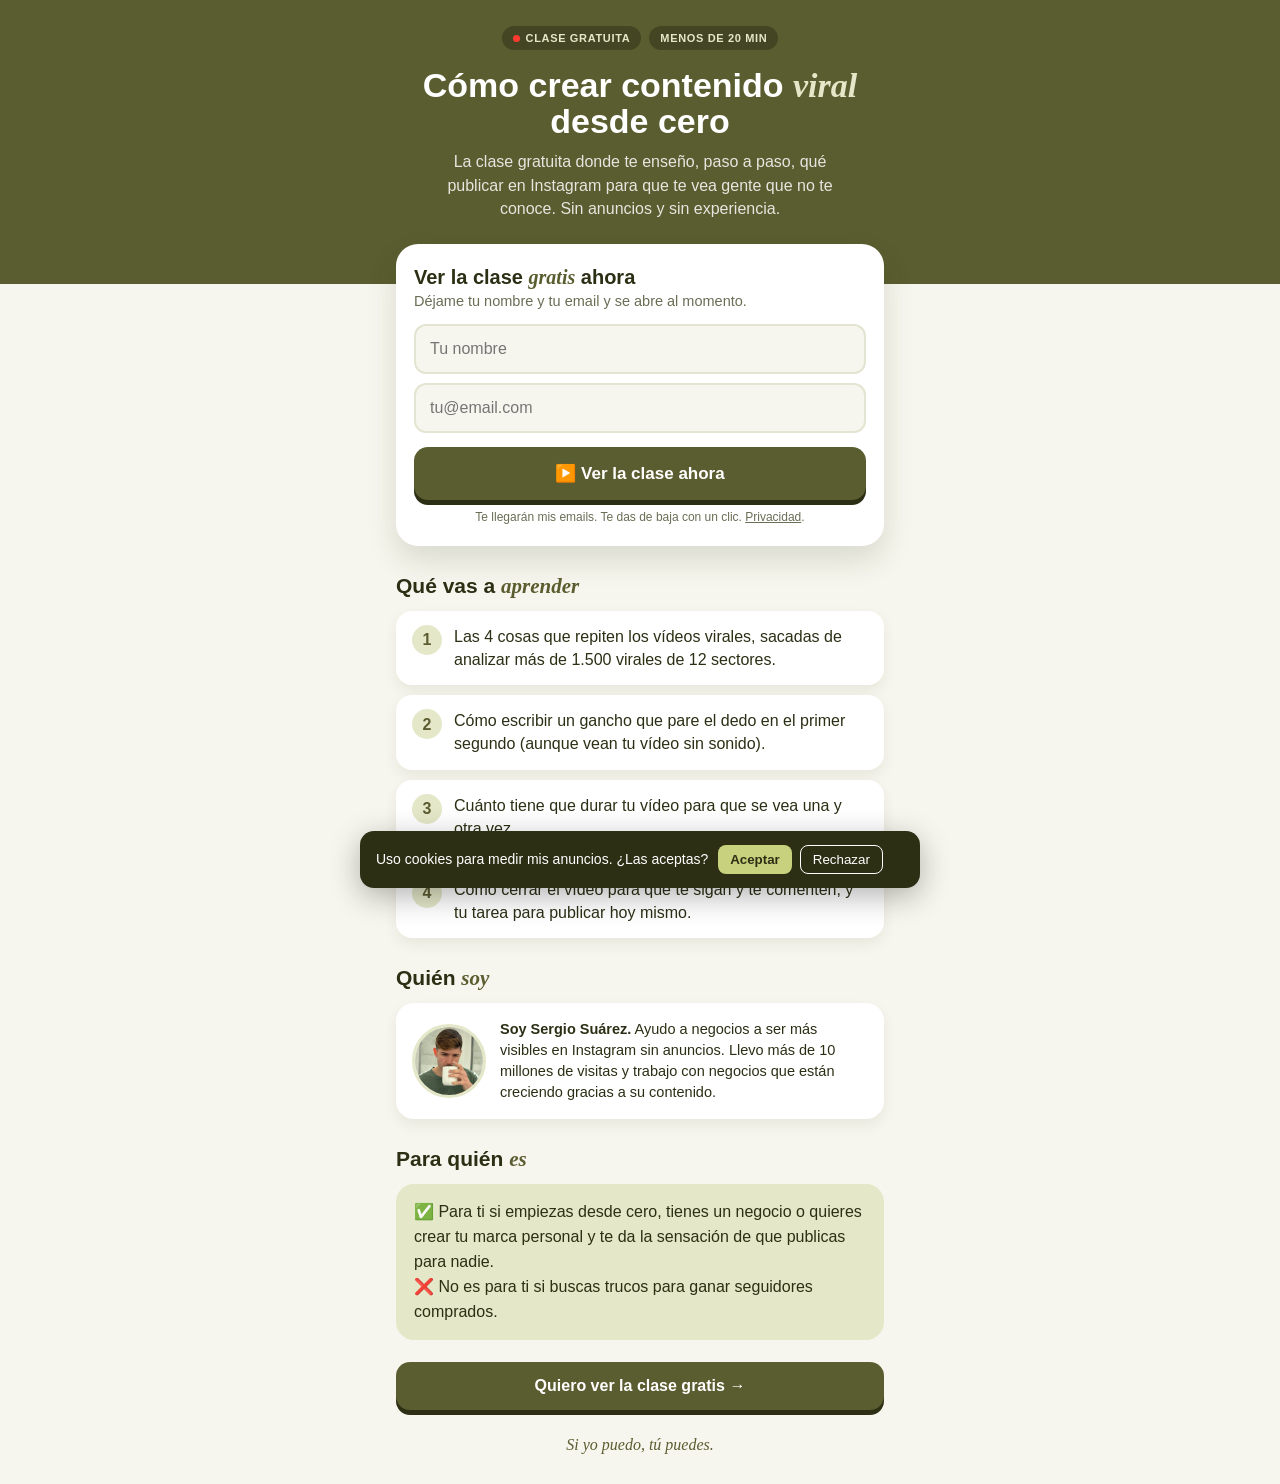
<file: clase/ver/index.html>
<!doctype html><html lang="es"><head><script>if(location.hostname.endsWith("github.io"))location.replace("https://guias.sergiosuarezmp.com"+location.pathname.replace(/^\/recursos/,"")+location.search)</script>
<meta charset="utf-8"><meta name="viewport" content="width=device-width,initial-scale=1"><meta name="robots" content="noindex">
<title>Tu clase gratuita · Sergio Suárez</title><link rel="stylesheet" href="../../estilo.css"><style>
.hero{padding-bottom:30px}.hero h1{font-size:30px;margin:4px auto 8px;max-width:640px}
.caja{max-width:760px;margin:0 auto;padding:22px 16px 34px}
.video{position:relative;aspect-ratio:16/9;border-radius:18px;overflow:hidden;background:var(--tx);box-shadow:0 16px 34px rgba(44,47,20,.25)}
.portada{position:absolute;inset:0;width:100%;height:100%;border:0;padding:0;cursor:pointer;background:#2C2F14}.portada img{width:100%;height:100%;object-fit:cover;display:block;filter:brightness(.8)}.portada .play{position:absolute;left:50%;top:50%;transform:translate(-50%,-50%);width:84px;height:84px;border-radius:50%;background:#5A5D2F;color:#fff;font-size:34px;line-height:84px;text-align:center;box-shadow:0 6px 24px rgba(0,0,0,.35)}.portada .ver{position:absolute;left:0;right:0;bottom:14px;text-align:center;color:#fff;font-weight:700;font-size:16px;text-shadow:0 1px 6px rgba(0,0,0,.6)}
.video iframe{position:absolute;inset:0;width:100%;height:100%;border:0}
.pronto{position:absolute;inset:0;display:flex;flex-direction:column;align-items:center;justify-content:center;color:var(--lz);text-align:center;padding:20px;font-family:Georgia,serif;font-style:italic;font-size:19px}
.pronto b{font:900 40px "Arial Black",Arial;font-style:normal;margin-bottom:8px}
.cta{display:block;text-align:center;margin:22px auto 0;max-width:520px;padding:18px;border-radius:16px;background:var(--am);color:#fff;text-decoration:none;font:900 18px "Arial Black",Arial;box-shadow:0 6px 0 var(--tx)}
.cta small{display:block;font:400 13px Arimo,Arial;opacity:.85;margin-top:4px}
.fund{max-width:520px;margin:18px auto 0;background:var(--lz);border-radius:16px;padding:14px 16px;text-align:center;line-height:1.5}
h3{font-family:"Arial Black",Arial;font-size:21px;margin:30px 0 12px}h3 span{font-family:Georgia,serif;font-style:italic;color:var(--am)}
.inc{display:grid;gap:10px;grid-template-columns:1fr 1fr}@media(max-width:600px){.inc{grid-template-columns:1fr}}
.inc div{background:#fff;border-radius:16px;padding:14px 16px;box-shadow:0 6px 14px rgba(44,47,20,.07);line-height:1.45}
details{background:#fff;border-radius:14px;padding:14px 16px;margin:0 0 10px;box-shadow:0 6px 14px rgba(44,47,20,.06)}summary{font-weight:700;cursor:pointer}details p{margin:8px 0 0;color:var(--su);line-height:1.5}
.firma{text-align:center;font-family:Georgia,serif;font-style:italic;color:var(--am);margin:26px 0 0}
</style><script src="../px.js"></script></head><body>
<div class="hero"><div class="hola" id="hola">¡Ya la tienes!</div><h1>Tu clase gratuita</h1><p>Mírala hasta el final: al acabar te cuento cómo seguir.</p></div>
<div class="caja">
<div class="video" id="video"><div class="pronto"><b>🎬</b>La clase se publica muy pronto.<br>Te aviso por email en cuanto esté.</div></div>

<a class="cta" onclick="try{px('track','InitiateCheckout')}catch(e){}" href="https://www.skool.com/club-desde-cero-1431/about">Entrar en Club Desde Cero →<small>La comunidad donde lo aplicamos juntos, paso a paso</small></a>
<div class="fund" id="fund"><div id="plz" style="display:none;font-weight:800;font-size:20px;margin-bottom:6px">🔥 Quedan <span id="plzn">10</span> de 10 plazas de fundador<div style="height:10px;border-radius:6px;background:rgba(44,47,20,.15);margin-top:8px;overflow:hidden"><div id="plzb" style="height:100%;width:100%;background:#5A5D2F;border-radius:6px"></div></div></div>👑 <b>Solo 10 plazas de fundador</b> a <b>14 €/mes</b> mientras sigas dentro (después, 29 €/mes). Incluyen la IA de Guiones Virales desde el primer día y una llamada 1 a 1 de 45 minutos conmigo.</div>

<h3>Qué hay <span>dentro</span> del Club</h3>
<div class="inc">
<div>📚 <b>Formación paso a paso</b><br>Desde cero: qué publicar, ganchos, grabar y editar con el móvil.</div>
<div>🎥 <b>Mentoría en grupo cada semana</b><br>Resolvemos tus dudas y revisamos cuentas.</div>
<div>🤖 <b>IAs del Club</b><br>IA de Hooks Virales para todos e IA de Guiones Virales al subir de nivel.</div>
<div>🤝 <b>Comunidad</b><br>Gente que empieza como tú, compartiendo vídeos y resultados.</div>
</div>

<h3>Preguntas <span>frecuentes</span></h3>
<details><summary>¿Cuánto cuesta?</summary><p>29 €/mes. Los 10 primeros (fundadores) pagan 14 €/mes mientras sigan dentro.</p></details>
<details><summary>¿Puedo darme de baja cuando quiera?</summary><p>Sí. Es un pago mensual y lo cancelas desde Skool cuando quieras.</p></details>
<details><summary>¿Sirve si empiezo de cero?</summary><p>Sí. Está pensado justo para quien empieza: sin experiencia, sin equipo y con el móvil.</p></details>

<a class="cta" onclick="try{px('track','InitiateCheckout')}catch(e){}" href="https://www.skool.com/club-desde-cero-1431/about">Quiero entrar en el Club →</a>
<p class="firma">Si yo puedo, tú puedes.</p>
</div>
<script>
var VIDEO="zIBF1gVZPXg";   // ← ID del vídeo de YouTube (oculto) de la clase, p. ej. "dQw4w9WgXcQ"
try{if(!localStorage.getItem("clase-ss")&&!location.search.includes("v"))location.replace("../")}catch(e){}
try{var n=localStorage.getItem("clase-ss-n");if(n)hola.textContent="¡Ya la tienes, "+n.split(" ")[0]+"!"}catch(e){}
if(VIDEO){video.innerHTML='<button class="portada" aria-label="Ver la clase"><img src="portada.jpg" alt=""><span class="play">▶</span><span class="ver">Ver la clase · 30 min</span></button>';video.querySelector('.portada').onclick=function(){var EV=false;try{EV=localStorage.getItem("clase-ev")==="1"||/[?&]a=1/.test(location.search)}catch(e){}var SRC=(!EV&&new Date()<new Date("2026-11-23T00:00:00+01:00"))?"clase.mp4":"clase-evergreen.mp4";video.innerHTML='<video src="https://video.sergiosuarezmp.com/'+SRC+'" poster="portada.jpg" controls autoplay playsinline preload="metadata" controlsList="nodownload" style="position:absolute;inset:0;width:100%;height:100%;background:#000"></video>';var v=video.querySelector('video'),max=0;try{max=+localStorage.getItem('max-'+SRC)||0}catch(e){}v.addEventListener('loadedmetadata',function(){if(max>5&&max<v.duration-5)v.currentTime=max});v.addEventListener('timeupdate',function(){if(!v.seeking&&v.currentTime>max&&v.currentTime-max<2){max=v.currentTime;try{localStorage.setItem('max-'+SRC,max)}catch(e){}}});v.addEventListener('seeking',function(){if(v.currentTime>max+1)v.currentTime=max});v.playbackRate=1;v.addEventListener('ratechange',function(){if(v.playbackRate>1)v.playbackRate=1})}}
if(new Date()>new Date("2026-11-23T00:00:00+01:00"))fund.style.display="none";
</script><script src="../../anim.js"></script><script>fetch("https://guias.sergiosuarezmp.com/api/plazas").then(r=>r.json()).then(d=>{if(d.quedan==null)return;var p=document.getElementById("plz");p.style.display="block";if(d.quedan<=0){p.innerHTML="❌ Plazas de fundador agotadas";return}document.getElementById("plzn").textContent=d.quedan;document.getElementById("plzb").style.width=(d.quedan*10)+"%"}).catch(function(){})</script><script>try{px("track","ViewContent")}catch(e){}</script></body></html>
</file>
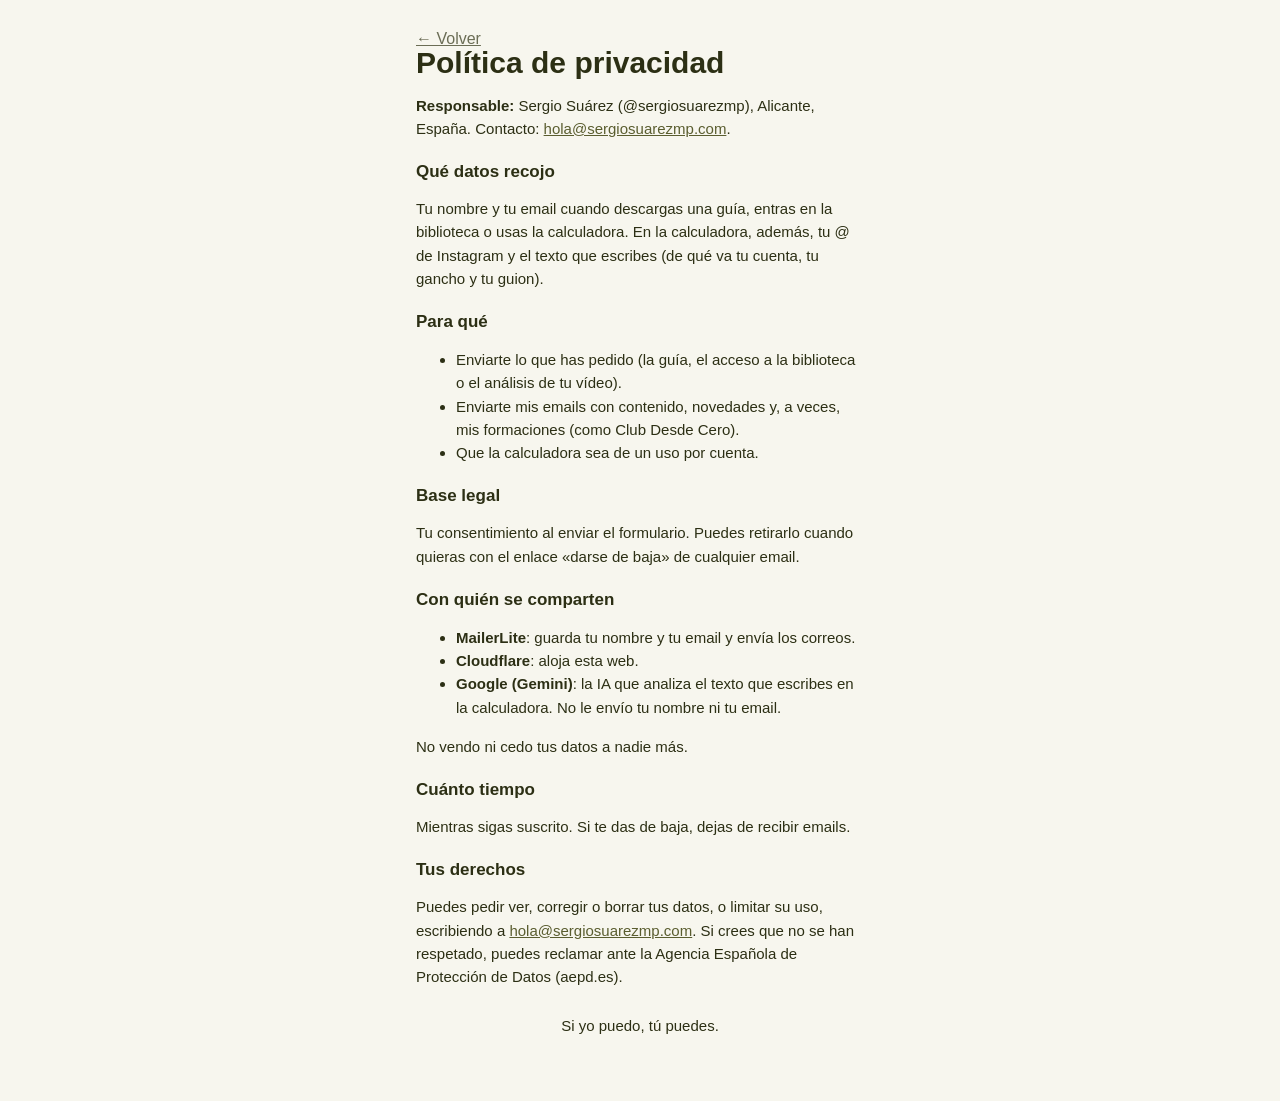
<file: legal/privacidad/index.html>
<!doctype html><html lang="es"><head><script>if(location.hostname.endsWith("github.io"))location.replace("https://guias.sergiosuarezmp.com"+location.pathname.replace(/^\/recursos/,"")+location.search)</script><meta charset="utf-8"><meta name="viewport" content="width=device-width,initial-scale=1">
<title>Privacidad · Sergio Suárez</title><link rel="stylesheet" href="../../estilo.css"><style>
.w h1{font-family:"Arial Black",Arial;font-size:30px;color:var(--tx);margin:0 0 12px}.w h2{font-family:"Arial Black",Arial;font-size:17px;margin:22px 0 6px}
.w p,.w li{line-height:1.55;color:var(--tx);font-size:15px}.w a{color:var(--am)}
</style></head><body><div class="w"><a href="../../" style="color:var(--su)">← Volver</a>
<h1>Política de privacidad</h1>
<p><b>Responsable:</b> Sergio Suárez (@sergiosuarezmp), Alicante, España. Contacto: <a href="mailto:hola@sergiosuarezmp.com">hola@sergiosuarezmp.com</a>.</p>
<h2>Qué datos recojo</h2><p>Tu nombre y tu email cuando descargas una guía, entras en la biblioteca o usas la calculadora. En la calculadora, además, tu @ de Instagram y el texto que escribes (de qué va tu cuenta, tu gancho y tu guion).</p>
<h2>Para qué</h2><ul><li>Enviarte lo que has pedido (la guía, el acceso a la biblioteca o el análisis de tu vídeo).</li><li>Enviarte mis emails con contenido, novedades y, a veces, mis formaciones (como Club Desde Cero).</li><li>Que la calculadora sea de un uso por cuenta.</li></ul>
<h2>Base legal</h2><p>Tu consentimiento al enviar el formulario. Puedes retirarlo cuando quieras con el enlace «darse de baja» de cualquier email.</p>
<h2>Con quién se comparten</h2><ul><li><b>MailerLite</b>: guarda tu nombre y tu email y envía los correos.</li><li><b>Cloudflare</b>: aloja esta web.</li><li><b>Google (Gemini)</b>: la IA que analiza el texto que escribes en la calculadora. No le envío tu nombre ni tu email.</li></ul><p>No vendo ni cedo tus datos a nadie más.</p>
<h2>Cuánto tiempo</h2><p>Mientras sigas suscrito. Si te das de baja, dejas de recibir emails.</p>
<h2>Tus derechos</h2><p>Puedes pedir ver, corregir o borrar tus datos, o limitar su uso, escribiendo a <a href="mailto:hola@sergiosuarezmp.com">hola@sergiosuarezmp.com</a>. Si crees que no se han respetado, puedes reclamar ante la Agencia Española de Protección de Datos (aepd.es).</p>
<p class="firma">Si yo puedo, tú puedes.</p></div></body></html>
</file>
<file: estilo.css>
/* Estilo común v3 (motion graphics) para biblioteca, guía y gracias */
:root{--am:#5A5D2F;--tx:#2C2F14;--su:#6b6d55;--ac:#878B4D;--cl:#A8B26B;--cr:#F7F6EE;--lz:#E4E8C8}
*{box-sizing:border-box}body{margin:0;background:var(--cr);color:var(--tx);font-family:Arimo,Helvetica,Arial,sans-serif;overflow-x:hidden}
.hero{position:relative;background:var(--am);padding:26px 16px 64px;text-align:center;overflow:hidden;color:#fff}
.top{display:flex;justify-content:space-between;max-width:480px;margin:0 auto 20px;color:var(--lz);font-family:"Arial Black",Arial;font-size:12px;letter-spacing:.08em}
.top a{color:var(--lz);text-decoration:none}
.estrella{position:absolute;right:-40px;top:30px;width:180px;height:180px;opacity:.35;animation:gira 22s linear infinite}
.estrella.izq{left:-50px;right:auto;top:auto;bottom:-30px;width:130px;height:130px;animation-direction:reverse}
@keyframes gira{to{transform:rotate(360deg)}}
.hola{font-family:Georgia,serif;font-style:italic;color:var(--lz);font-size:20px}
h1{font-family:"Arial Black",Arial;font-size:38px;line-height:1.02;margin:4px 0 10px}h1 span{font-family:Georgia,serif;font-style:italic;font-weight:700;color:var(--lz)}
.hero p{max-width:400px;margin:0 auto;opacity:.85;line-height:1.45}
.portada{position:relative;display:inline-block;width:190px;height:230px;background:#fff;color:var(--tx);border-radius:8px;padding:18px 16px;text-align:left;box-shadow:0 18px 40px rgba(0,0,0,.35);transform:rotate(-4deg);animation:flota 5s ease-in-out infinite}
.portada .ico{font-size:44px}.portada b{display:block;font-family:"Arial Black",Arial;font-size:18px;line-height:1.1;margin:10px 0 6px}
.portada em{font-family:Georgia,serif;color:var(--am);font-size:13px}.portada .raya{position:absolute;left:16px;right:16px;bottom:18px;height:6px;border-radius:3px;background:var(--lz)}
.cinta{position:absolute;top:-12px;left:50%;width:84px;height:24px;margin-left:-42px;background:rgba(228,232,200,.85);transform:rotate(3deg)}
@keyframes flota{0%,100%{transform:rotate(-4deg) translateY(0)}50%{transform:rotate(-2deg) translateY(-8px)}}
.sticker{position:absolute;right:-26px;bottom:30px;background:var(--lz);color:var(--tx);font-family:"Arial Black",Arial;font-size:14px;padding:8px 12px;border-radius:10px;border:2px solid var(--tx);transform:rotate(8deg);animation:pega .5s 1s cubic-bezier(.2,1.6,.4,1) both;white-space:nowrap}
@keyframes pega{from{transform:rotate(8deg) scale(0)}to{transform:rotate(8deg) scale(1)}}
.marq{position:relative;z-index:2;margin-top:-26px;background:var(--lz);transform:rotate(-2.5deg);padding:10px 0;overflow:hidden;white-space:nowrap;box-shadow:0 6px 14px rgba(0,0,0,.12)}
.marq div{display:inline-block;animation:corre 18s linear infinite;font-family:"Arial Black",Arial;font-size:14px;color:var(--am);letter-spacing:.06em}
@keyframes corre{to{transform:translateX(-50%)}}
.w{max-width:480px;margin:0 auto;padding:30px 16px 48px}
mark{background:linear-gradient(transparent 55%,var(--lz) 55%);color:inherit;padding:0 2px}
.firma{margin-top:26px;text-align:center;font-family:"Arial Black",Arial;color:var(--am)}
.ent{opacity:0;animation:sube .7s cubic-bezier(.2,.8,.2,1) forwards}@keyframes sube{from{opacity:0;transform:translateY(22px)}to{opacity:1;transform:none}}
@media (prefers-reduced-motion:reduce){*{animation:none!important;opacity:1!important}}
/* ===== Modo grabación (común) ===== */
.linea{position:relative;background:#1d1f10;padding:12px 0 14px;overflow:hidden}
.pistas{display:flex;gap:4px;padding:0 10px;height:16px}.pistas i{flex:0 0 var(--w);border-radius:4px;background:linear-gradient(90deg,var(--ac),var(--cl));opacity:.85}
.pistas i:nth-child(even){background:linear-gradient(90deg,#4b4f27,#6d7140)}
.cabezal{position:absolute;top:4px;bottom:4px;left:calc(var(--p,0)*100%);width:2px;background:#ff3b30}
.cabezal:before{content:"";position:absolute;top:-2px;left:-5px;border:6px solid transparent;border-top-color:#ff3b30}
.subs{text-align:center;margin-top:10px;font:900 15px "Arial Black",Arial;letter-spacing:.04em;color:#fff;padding:0 12px}
.subs span{opacity:.3;animation:palabra 6s infinite}.subs span.hl{color:var(--lz)}
.subs span:nth-child(1){animation-delay:.25s}.subs span:nth-child(2){animation-delay:.5s}.subs span:nth-child(3){animation-delay:.75s}.subs span:nth-child(4){animation-delay:1s}.subs span:nth-child(5){animation-delay:1.25s}.subs span:nth-child(6){animation-delay:1.5s}.subs span:nth-child(7){animation-delay:1.75s}.subs span:nth-child(8){animation-delay:2s}.subs span:nth-child(9){animation-delay:2.25s}
@keyframes palabra{0%,8%{opacity:.35;color:#fff}10%,70%{opacity:1;color:var(--lz)}85%,100%{opacity:.35;color:#fff}}
.recbadge{display:inline-flex;gap:6px;align-items:center;background:rgba(0,0,0,.4);color:#fff;font:700 11px "Arial Black",Arial;letter-spacing:.08em;padding:5px 10px;border-radius:999px;margin-bottom:10px}
.recbadge .punto,.punto{width:9px;height:9px;border-radius:50%;background:#ff3b30;animation:parpadeo 1s steps(1) infinite}@keyframes parpadeo{50%{opacity:.2}}
.visorc{position:relative;display:inline-block;width:200px;aspect-ratio:9/13;border-radius:22px;background:linear-gradient(160deg,#6d7140,#2c2f14);box-shadow:0 20px 44px rgba(0,0,0,.4);color:#fff;text-align:left;padding:22px 18px;margin-top:12px;animation:entraMovil .9s cubic-bezier(.2,1.2,.3,1) both}
@keyframes entraMovil{from{transform:translateY(40px) scale(.9);opacity:0}to{transform:none;opacity:1}}
.visorc .esq{position:absolute;width:18px;height:18px;border:2.5px solid rgba(255,255,255,.85)}
.visorc .esq.a{top:10px;left:10px;border-right:0;border-bottom:0}.visorc .esq.b{top:10px;right:10px;border-left:0;border-bottom:0}.visorc .esq.c{bottom:10px;left:10px;border-right:0;border-top:0}.visorc .esq.d{bottom:10px;right:10px;border-left:0;border-top:0}
.visorc .ico{font-size:44px;margin-top:18px}.visorc b{display:block;font:900 19px/1.12 "Arial Black",Arial;margin:10px 0 6px}.visorc em{font-family:Georgia,serif;font-size:13px;color:var(--lz)}
.visorc .rec{position:absolute;top:16px;left:50%;transform:translateX(-50%);display:flex;gap:5px;align-items:center;font:700 10px "Arial Black",Arial;background:rgba(0,0,0,.4);padding:4px 8px;border-radius:999px;white-space:nowrap}
.visorc .play{position:absolute;bottom:18px;right:18px;width:38px;height:38px;border-radius:50%;background:#fff;color:var(--am);display:flex;align-items:center;justify-content:center;font-size:14px;animation:late2 2s infinite}
@keyframes late2{50%{transform:scale(1.12)}}
.subida{max-width:320px;margin:14px auto 0;background:rgba(0,0,0,.3);border-radius:12px;padding:10px 12px;color:#fff;text-align:left;font:700 13px Arial}
.subida .barra{height:6px;border-radius:3px;background:rgba(255,255,255,.2);margin-top:7px;overflow:hidden}.subida .barra i{display:block;height:100%;width:0;background:var(--lz);animation:sube100 1.8s .3s cubic-bezier(.3,.8,.2,1) forwards}
@keyframes sube100{to{width:100%}}
.subida .t1{animation:fuera .1s 2.1s forwards}.subida .t2{display:none}
@keyframes fuera{to{opacity:0;height:0;display:none}}
</file>
